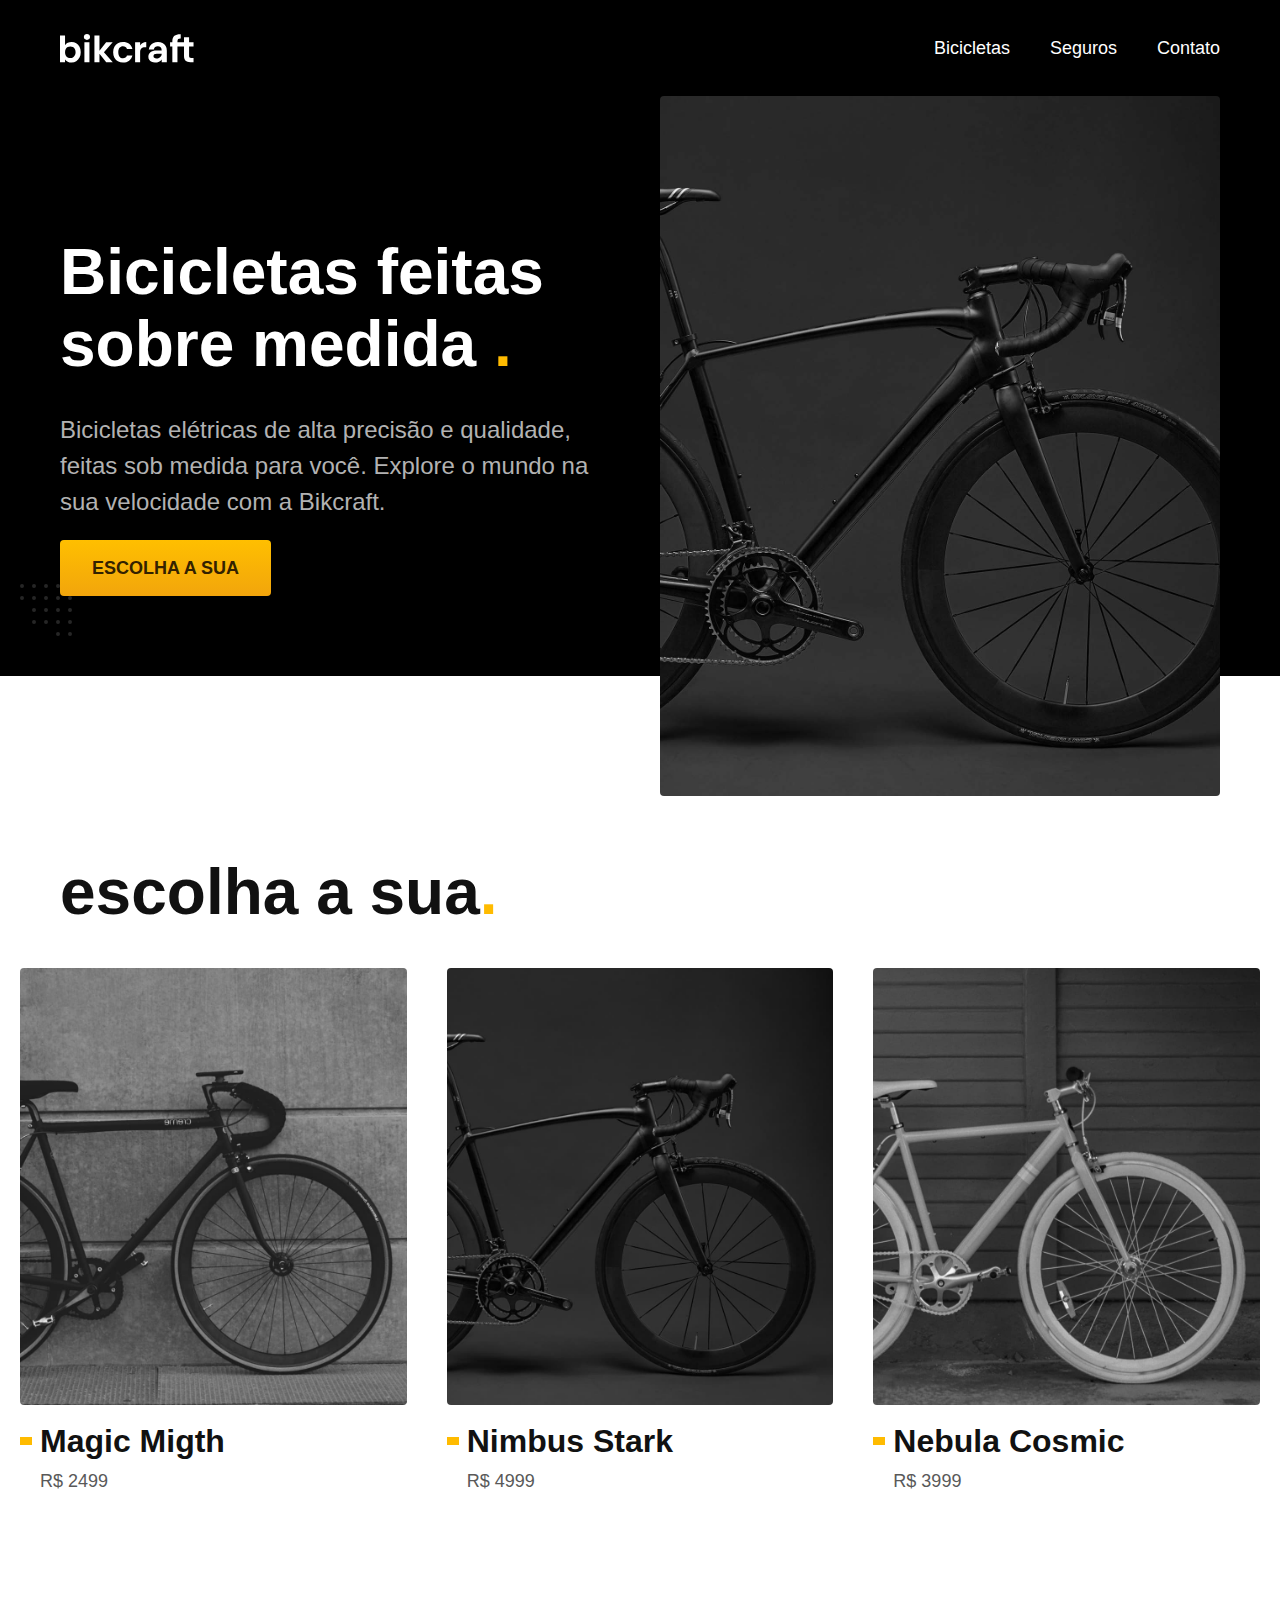
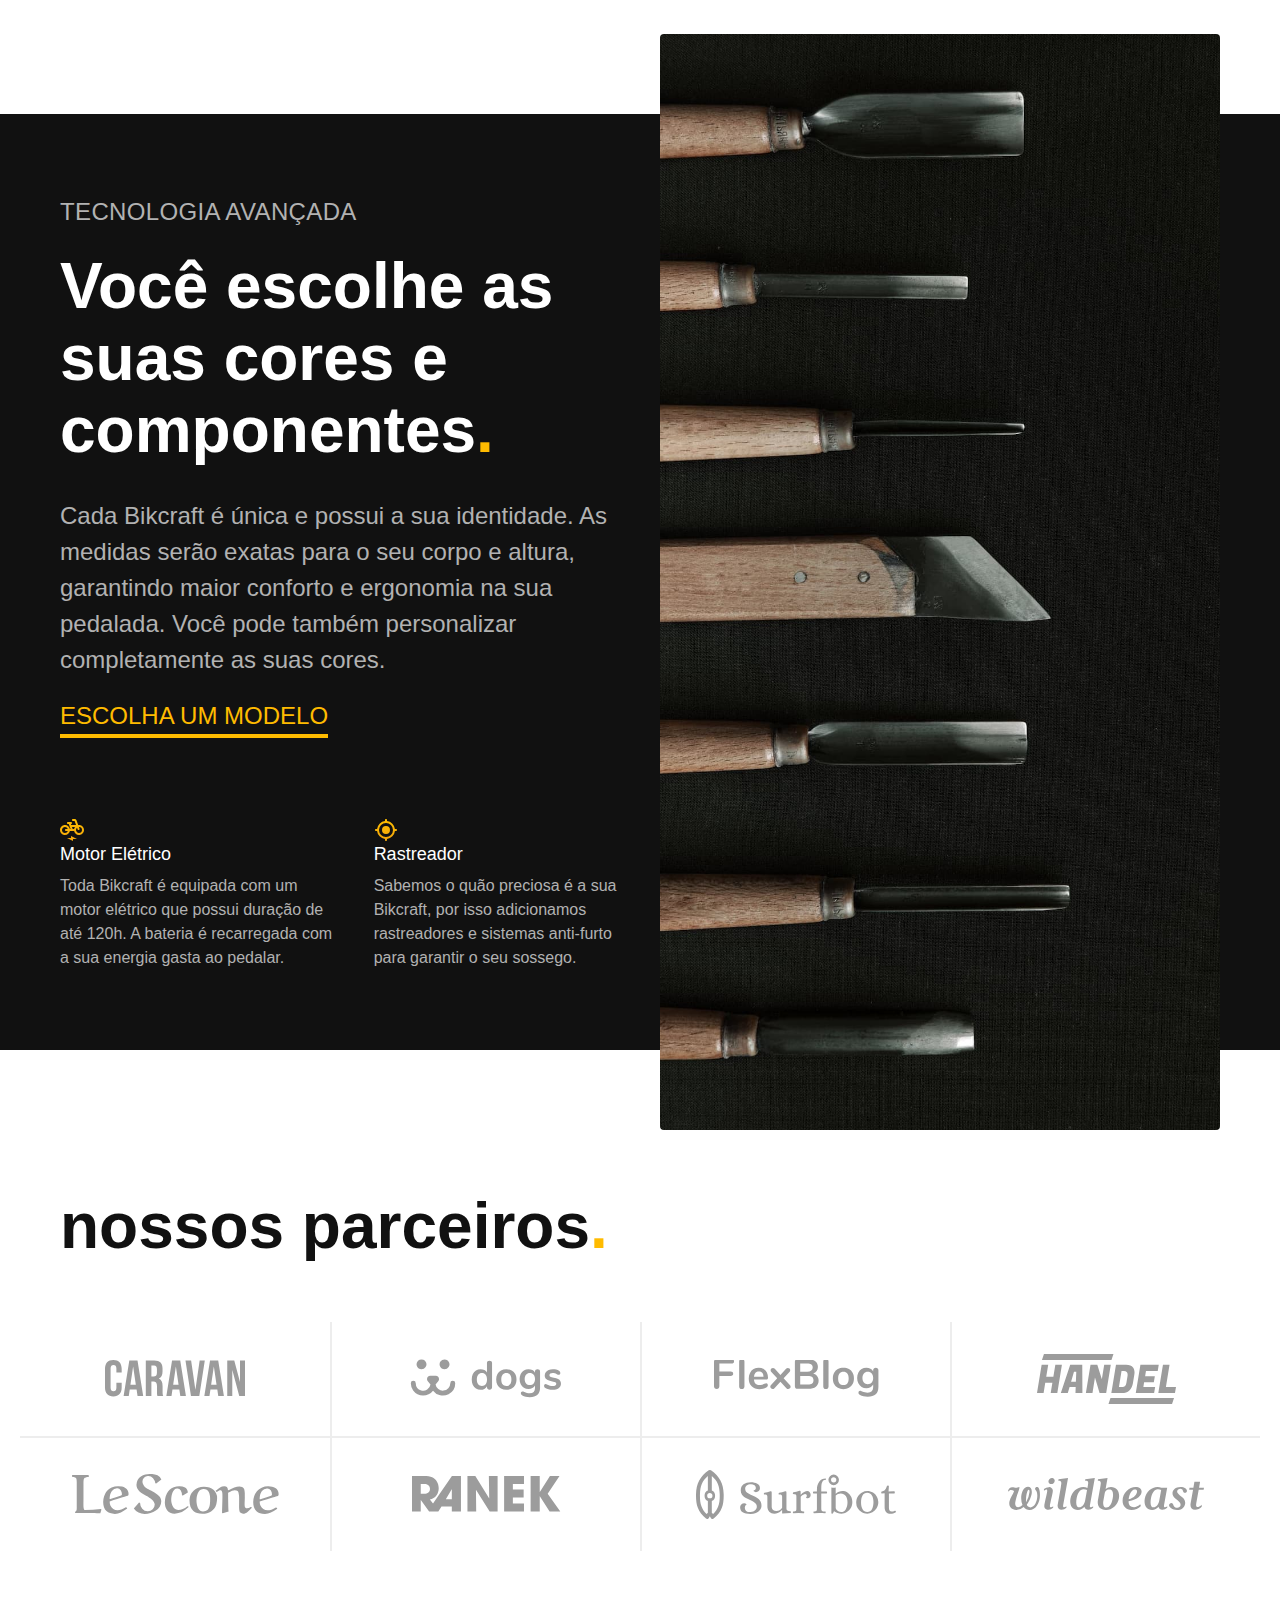
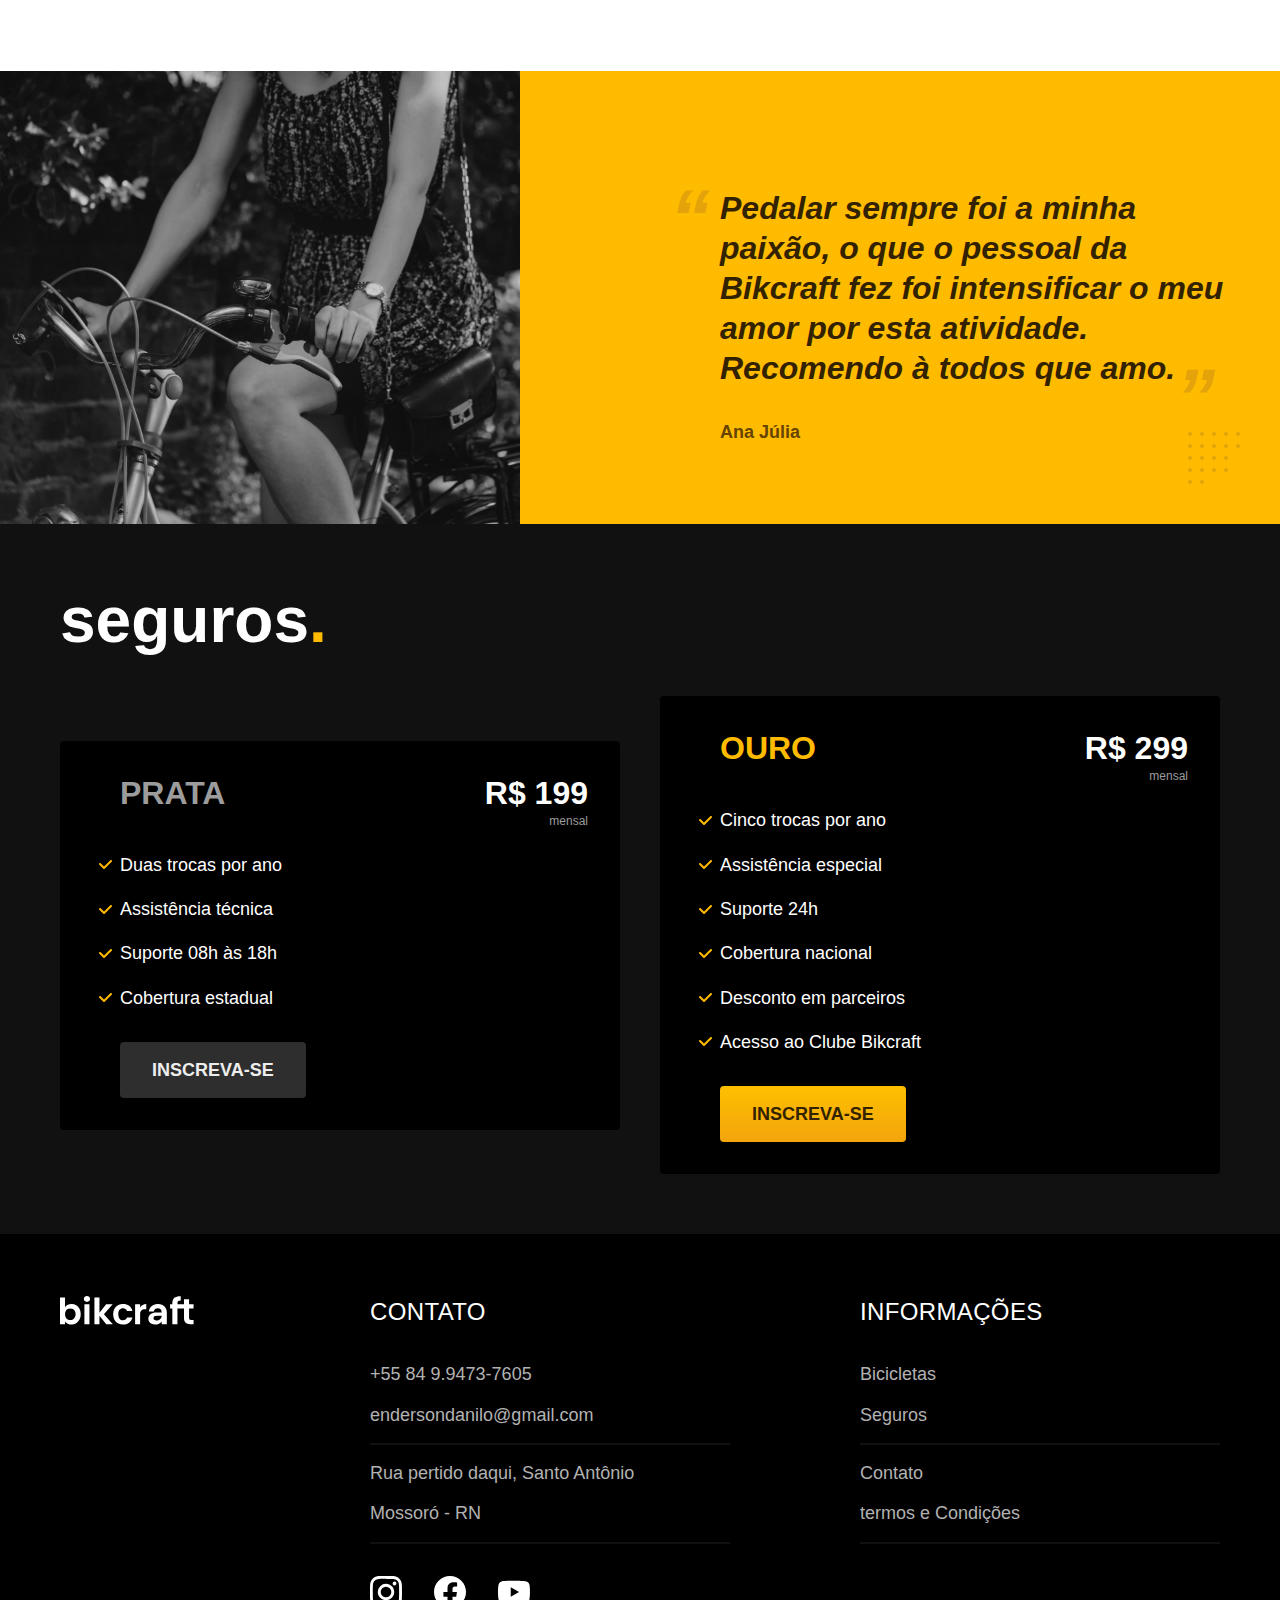
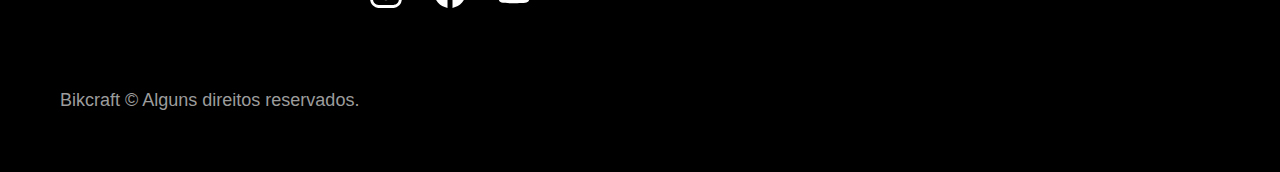
<file: index.html>
<!DOCTYPE html>

<html lang="pt-br">

<head>
  <title>Bikcraft - Bicicletas Elétricas</title>

  <meta charset="UTF-8">
  <meta name="viewport" content="width=device-width, initial-scale=1.0">
  <meta name="description" content="Bicicletas elétricas de alta precisão e qualidade.Feita sobre medida para o cliente. Explore o mundo na sua velocidade com Bikcraft.">

  <link rel="preload" href="/style.css" as="style">
  <link rel="stylesheet" href="/style.css">

  <!--<link rel="preconnect" href="https://fonts.googleapis.com">
<link rel="preconnect" href="https://fonts.gstatic.com" crossorigin>
<link href="https://fonts.googleapis.com/css2?family=Fira+Sans&family=Merriweather:ital,wght@1,900&family=Poppins:wght@400;600&family=Roboto:wght@400;500&display=swap" rel="stylesheet">-->
</head>

<body>
  <header class="header-bg">
    <div class="header container">
      <a href="./">
        <img src="./img/bikcraft.svg" width="136" height="32" alt="Bikcraft">
      </a>
      <nav aria-label="primaria">
        <ul class="header-menu font-1-m cor-0">
          <li><a href="./bicicletas.html">Bicicletas</a></li>
          <li><a href="./seguros.html">Seguros</a></li>
          <li><a href="./contato.html">Contato</a></li>
        </ul>
      </nav>
    </div>
  </header>

  <main class="introducao-bg">
    <div class="introducao container">
      <div class="introducao-conteudo">
        <h1 class="font-1-xxl cor-0">Bicicletas feitas sobre medida <span class="cor-p1">.</span></h1>
        <p class="font-2-l cor-5">Bicicletas elétricas de alta precisão e qualidade, feitas sob medida para você. Explore o mundo na sua velocidade com a Bikcraft.</p>
        <a class="botao" href="./bicicletas.html">Escolha a sua</a>
      </div>
      <picture>
        <source media="(max-width: 800px)" srcset="./img/bicicletas/nimbus.jpg">
        <img src="./img/fotos/introducao.jpg" width="1280" height="1600" alt="Bicicleta elétrica preta.">
      </picture>
    </div>
  </main>

  <article class="bicicletas-lista">
    <h2 class="container font-1-xxl">escolha a sua<span class="cor-p1">.</span></h2>

    <ul>
      <li>
        <a href="./bicicletas/magic.html">
          <img src="./img/bicicletas/magic-home.jpg" alt="Bicicleta preta" width="920" height="1040">
          <h3 class="font-1-xl">Magic Migth</h3>
          <span class="font-2-m cor-8">R$ 2499</span>
        </a>
      </li>
      <li>
        <a href="./bicicletas/nimbus.html">
          <img src="./img/bicicletas/nimbus-home.jpg" alt="Bicicleta preta" width="920" height="1040">
          <h3 class="font-1-xl">Nimbus Stark</h3>
          <span class="font-2-m cor-8">R$ 4999</span>
        </a>
      </li>
      <li>
        <a href="./bicicletas/nebula.html">
          <img src="./img/bicicletas/nebula-home.jpg" alt="Bicicleta preta" width="920" height="1040">
          <h3 class="font-1-xl">Nebula Cosmic</h3>
          <span class="font-2-m cor-8">R$ 3999</span>
        </a>
      </li>
    </ul>
  </article>

  <article class="tecnologia-bg">
    <div class="tecnologia container">
      <div class="tecnologia-conteudo">
        <span class="font-2-l-b cor-5">Tecnologia Avançada</span>
        <h2 class="font-1-xxl cor-0">Você escolhe as suas cores e componentes<span class="cor-p1">.</span></h2>
        <p class="font-2-l cor-5">Cada Bikcraft é única e possui a sua identidade. As medidas serão exatas para o seu corpo e altura, garantindo maior conforto e ergonomia na sua pedalada. Você pode também personalizar completamente as suas cores.</p>
        <a class="link" href="./bicicletas.html">Escolha um modelo</a>
        <div class="tecnologia-vantagens">
          <div>
            <img src="./img/icones/eletrica.svg" width="24" height="24" alt="">
            <h3 class="font-1-m cor-0">Motor Elétrico</h3>
            <p class="font-2-s cor-5">Toda Bikcraft é equipada com um motor elétrico que possui duração de até 120h. A bateria é recarregada com a sua energia gasta ao pedalar.</p>
          </div>
          <div>
            <img src="./img/icones/rastreador.svg" width="24" height="24" alt="">
            <h3 class="font-1-m cor-0">Rastreador</h3>
            <p class="font-2-s cor-5">Sabemos o quão preciosa é a sua Bikcraft, por isso adicionamos rastreadores e sistemas anti-furto para garantir o seu sossego.</p>
          </div>
        </div>
      </div>
      <div class="tecnologia-imagem">
        <img src="./img/fotos/tecnologia.jpg" width="1200" height="1920" alt="">
      </div>
    </div>

  </article>

  <section class="parceiros" aria-label="Nossos Parceiros">
    <h2 class="container font-1-xxl">nossos parceiros<span class="cor-p1">.</span></h2>

    <ul>
      <li><img src="./img/parceiros/caravan.svg" alt="caravan" width="140" height="38"></li>
      <li><img src="./img/parceiros/dogs.svg" alt="dogs" width="152" height="39"></li>
      <li><img src="./img/parceiros/flexblog.svg" alt="flexblog" width="165" height="38"></li>
      <li><img src="./img/parceiros/handel.svg" alt="handel" width="139" height="50"></li>
      <li><img src="./img/parceiros/lescone.svg" alt="lescone" width="208" height="41"></li>
      <li><img src="./img/parceiros/ranek.svg" alt="ranek" width="149" height="36"></li>
      <li><img src="./img/parceiros/surfbot.svg" alt="surfbot" width="200" height="49"></li>
      <li><img src="./img/parceiros/wildbeast.svg" alt="wildbeast" width="196" height="34"></li>
    </ul>
  </section>

  <section class="depoimento" aria-label="depoimento">
    <div>
      <img src="./img/fotos/depoimento.jpg" alt="pessoa pedalando em uma de nossas bicicletas." width="1560" height="1360">
    </div>
    <div class="depoimento-conteudo">
      <blockquote class="font-1-xl cor-p5">
        <p>Pedalar sempre foi a minha paixão, o que o pessoal da Bikcraft fez foi intensificar o meu amor por esta atividade. Recomendo à todos que amo.</p>
      </blockquote>
      <span class="font-1-m-b cor-p4">Ana Júlia</span>
    </div>
  </section>

  <article class="seguros-bg">
    <div class="seguros container">
      <h2 class="font-1-xxl cor-0">seguros<span class="cor-p1">.</span></h2>
      <div class="seguros-item">
        <h3 class="font-1-xl cor-6">PRATA</h3>
        <span class="font-1-xl cor-0">R$ 199 <span class="font-1-xs cor-6">mensal</span></span>
        <ul class="font-2-m cor-0">
          <li>Duas trocas por ano</li>
          <li>Assistência técnica</li>
          <li>Suporte 08h às 18h</li>
          <li>Cobertura estadual</li>
        </ul>
        <a class="botao secundario" href="./orcamento.html">Inscreva-se</a>
      </div>

      <div class="seguros-item">
        <h3 class="font-1-xl cor-p1">OURO</h3>
        <span class="font-1-xl cor-0">R$ 299 <span class="font-1-xs cor-6">mensal</span></span>
        <ul class="font-2-m cor-0">
          <li>Cinco trocas por ano</li>
          <li>Assistência especial</li>
          <li>Suporte 24h</li>
          <li>Cobertura nacional</li>
          <li>Desconto em parceiros</li>
          <li>Acesso ao Clube Bikcraft</li>
        </ul>
        <a class="botao" href="./orcamento.html">Inscreva-se</a>
      </div>
    </div>
  </article>

  <footer class="footer-bg">
    <div class="footer container">
      <img src="./img/bikcraft.svg" width="136" height="32" alt="Bikcraft">
      <div class="footer-contato">
        <h3 class="font-2-l-b cor-0">Contato</h3>
        <ul class="font-2-m cor-5">
          <li><a href="tel:+5584994737605">+55 84 9.9473-7605</a></li>
          <li><a href="mailto:endersondanilo@gmail.com">endersondanilo@gmail.com</a></li>
          <li>Rua pertido daqui, Santo Antônio</li>
          <li>Mossoró - RN</li>
        </ul>
        <div class="footer-redes">
          <a href="./">
            <img src="./img/redes/instagram.svg" width="32" height="32" alt="Instagram">
          </a>
          <a href="./">
            <img src="./img/redes/facebook.svg" width="32" height="32" alt="Facebook">
          </a>
          <a href="./">
            <img src="./img/redes/youtube.svg" width="32" height="32" alt="YouTube">
          </a>
        </div>
      </div>
      <div class="footer-informacoes">
        <h3 class="font-2-l-b cor-0">Informações</h3>
        <nav>
          <ul class="font-1-m cor-5">
            <li><a href="./bicicletas.html">Bicicletas</a></li>
            <li><a href="./seguros.html">Seguros</a></li>
            <li><a href="./contato.html">Contato</a></li>
            <li><a href="./termos.html">termos e Condições</a></li>
            </a></li>
          </ul>
        </nav>
      </div>
      <p class="footer-copy font-2-m cor-6">Bikcraft © Alguns direitos reservados.</p>
    </div>
  </footer>

  <script src="./js/script.js"></script>
</body>

</html>
</file>
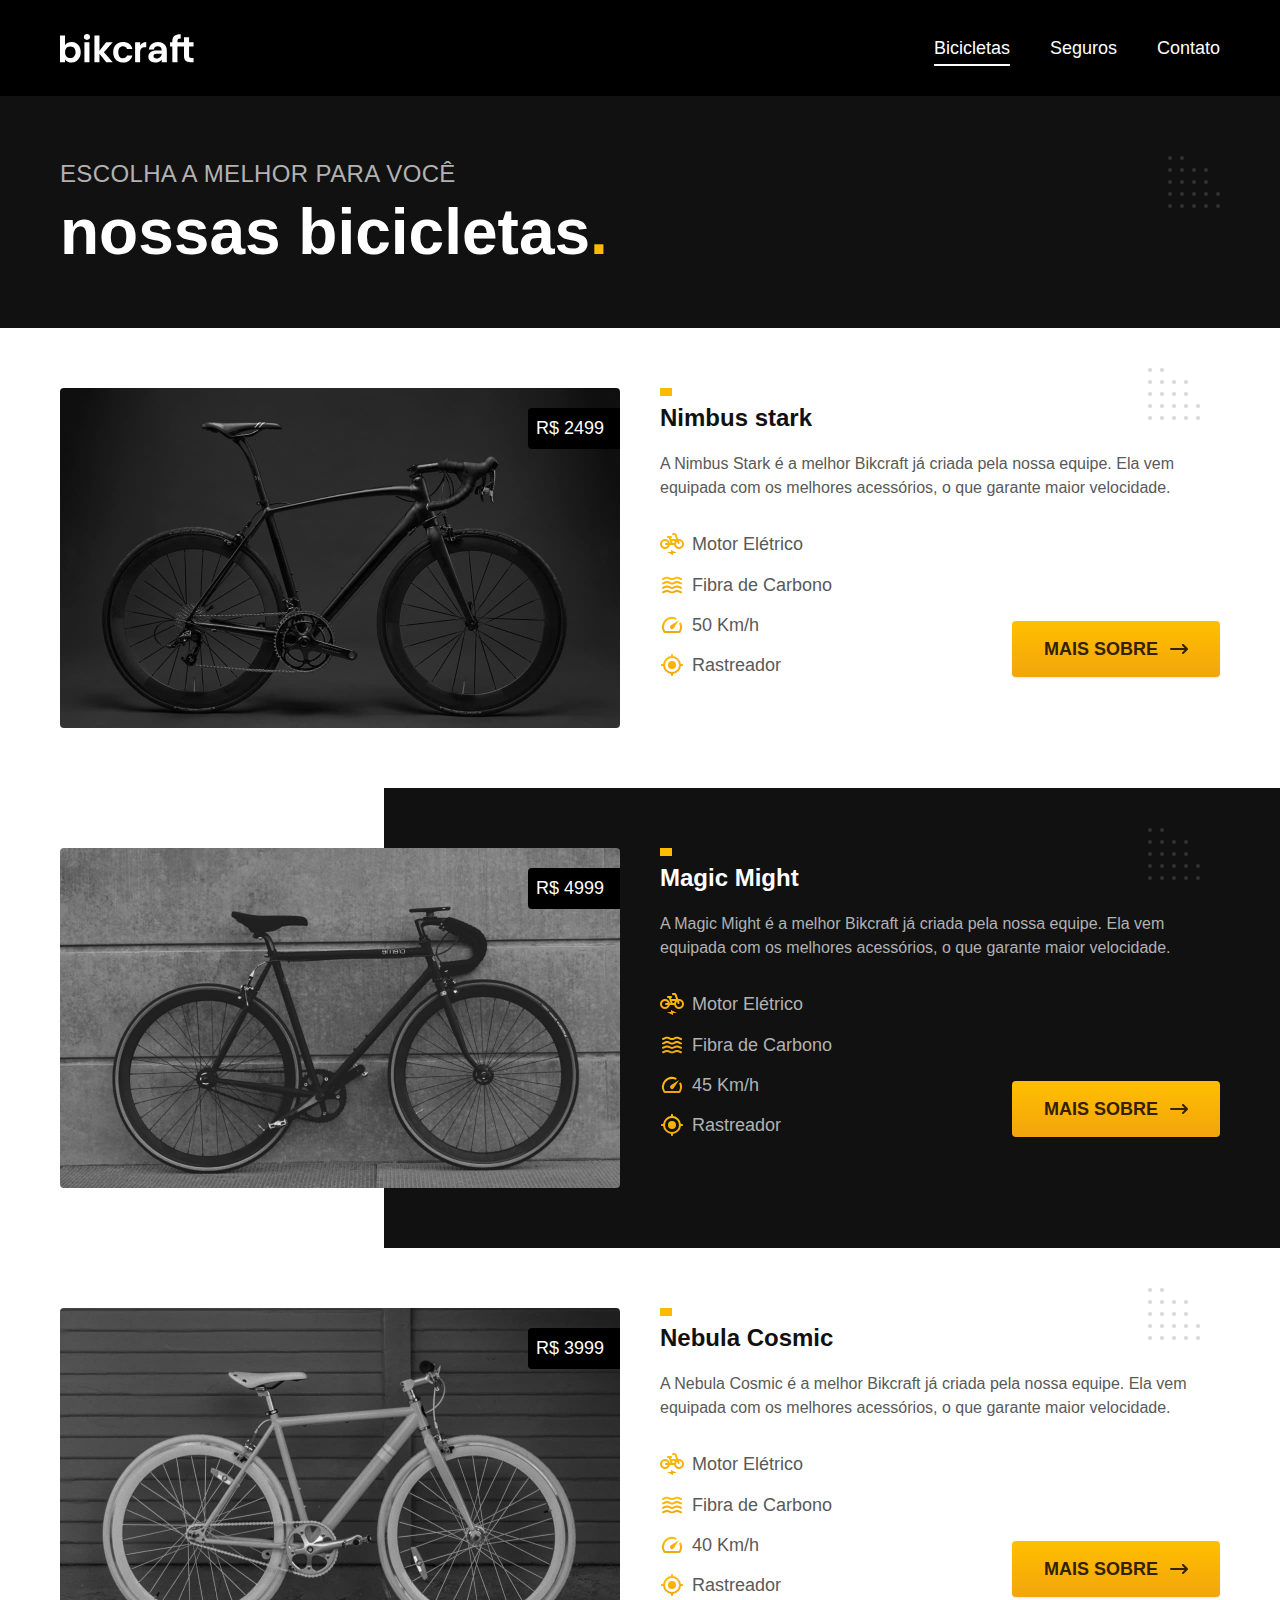
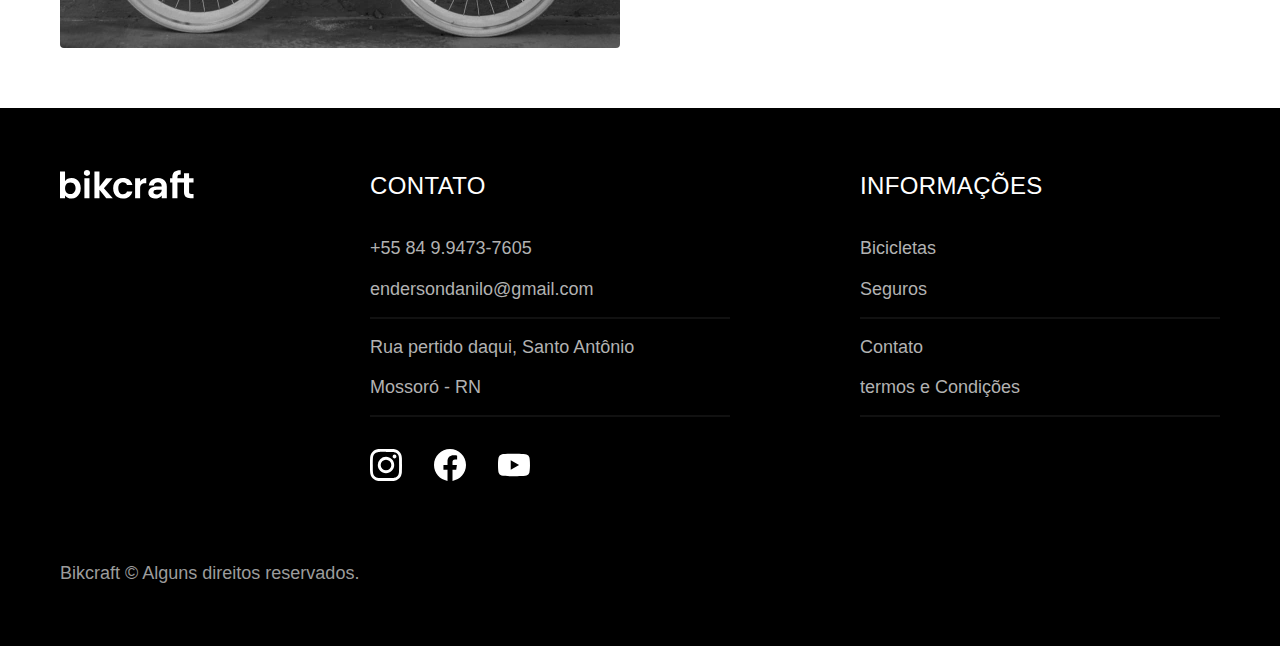
<file: bicicletas.html>
<!DOCTYPE html>

<html lang="pt-br">

<head>
  <title>Bicicletas | Bikcraft</title>

  <meta charset="UTF-8">
  <meta name="viewport" content="width=device-width, initial-scale=1.0">
  <meta name="description" content="Bicicletas">

  <link rel="preload" href="/style.css" as="style">
  <link rel="stylesheet" href="/style.css">

  <!--<link rel="preconnect" href="https://fonts.googleapis.com">
<link rel="preconnect" href="https://fonts.gstatic.com" crossorigin>
<link href="https://fonts.googleapis.com/css2?family=Fira+Sans&family=Merriweather:ital,wght@1,900&family=Poppins:wght@400;600&family=Roboto:wght@400;500&display=swap" rel="stylesheet">-->
</head>

<body id="bicicletas">
  <header class="header-bg">
    <div class="header container">
      <a href="./">
        <img src="./img/bikcraft.svg" alt="Bikcraft">
      </a>
      <nav aria-label="primaria">
        <ul class="header-menu font-1-m cor-0">
          <li><a href="./bicicletas.html">Bicicletas</a></li>
          <li><a href="./seguros.html">Seguros</a></li>
          <li><a href="./contato.html">Contato</a></li>
        </ul>
      </nav>
    </div>
  </header>

  <main>
    <div class="titulo-bg">
      <div class="titulo container">
        <p class="font-2-l-b cor-5">escolha a melhor para você</p>
        <h1 class="font-1-xxl cor-0">nossas bicicletas<span class="cor-p1">.</span></h1>
      </div>
    </div>

    <div class="bicicletas container">
      <div class="bicicletas-imagem">
        <img src="./img/bicicletas/nimbus.jpg" alt="Bicicleta preta">
        <span class="font-2-m cor-0">R$ 2499</span>
      </div>
      <div class="bicicletas-conteudo">
        <h2 class="font-1x-l">Nimbus stark</h2>
        <p class="font-2-s cor-8">A Nimbus Stark é a melhor Bikcraft já criada pela nossa equipe. Ela vem equipada com os melhores acessórios, o que garante maior velocidade.</p>
        <ul class="font-1-m cor-8">
          <li>
            <img src="./img/icones/eletrica.svg" alt="">
            Motor Elétrico
          </li>
          <li>
            <img src="./img/icones/carbono.svg" alt="">
            Fibra de Carbono
          </li>
          <li>
            <img src="./img/icones/velocidade.svg" alt="">
            50 Km/h
          </li>
          <li>
            <img src="./img/icones/rastreador.svg" alt="">
            Rastreador
          </li>
        </ul>
        <a class="botao seta" href="./bicicletas/nimbus.html">Mais Sobre</a>
      </div>
    </div>

    <div class="bicicletas-bg">
      <div class="bicicletas container">
        <div class="bicicletas-imagem">
          <img src="./img/bicicletas/magic.jpg" alt="Bicicleta Magic">
          <span class="font-2-m cor-0">R$ 4999</span>
        </div>
        <div class="bicicletas-conteudo">
          <h2 class="font-1x-l cor-0">Magic Might</h2>
          <p class="font-2-s cor-5">A Magic Might é a melhor Bikcraft já criada pela nossa equipe. Ela vem equipada com os melhores acessórios, o que garante maior velocidade.</p>
          <ul class="font-1-m cor-5">
            <li>
              <img src="./img/icones/eletrica.svg" alt="">
              Motor Elétrico
            </li>
            <li>
              <img src="./img/icones/carbono.svg" alt="">
              Fibra de Carbono
            </li>
            <li>
              <img src="./img/icones/velocidade.svg" alt="">
              45 Km/h
            </li>
            <li>
              <img src="./img/icones/rastreador.svg" alt="">
              Rastreador
            </li>
          </ul>
          <a class="botao seta" href="./bicicletas/magic.html">Mais Sobre</a>
        </div>
      </div>
    </div>

    <div class="bicicletas container">
      <div class="bicicletas-imagem">
        <img src="./img/bicicletas/nebula.jpg" alt="Bicicleta Nebula">
        <span class="font-2-m cor-0">R$ 3999</span>
      </div>
      <div class="bicicletas-conteudo">
        <h2 class="font-1x-l">Nebula Cosmic</h2>
        <p class="font-2-s cor-8">A Nebula Cosmic é a melhor Bikcraft já criada pela nossa equipe. Ela vem equipada com os melhores acessórios, o que garante maior velocidade.</p>
        <ul class="font-1-m cor-8">
          <li>
            <img src="./img/icones/eletrica.svg" alt="">
            Motor Elétrico
          </li>
          <li>
            <img src="./img/icones/carbono.svg" alt="">
            Fibra de Carbono
          </li>
          <li>
            <img src="./img/icones/velocidade.svg" alt="">
            40 Km/h
          </li>
          <li>
            <img src="./img/icones/rastreador.svg" alt="">
            Rastreador
          </li>
        </ul>
        <a class="botao seta" href="./bicicletas/nebula.html">Mais Sobre</a>
      </div>
    </div>

  </main>

  <footer class="footer-bg">
    <div class="footer container">
      <img src="./img/bikcraft.svg" alt="Bikcraft">
      <div class="footer-contato">
        <h3 class="font-2-l-b cor-0">Contato</h3>
        <ul class="font-2-m cor-5">
          <li><a href="tel:+5584994737605">+55 84 9.9473-7605</a></li>
          <li><a href="mailto:endersondanilo@gmail.com">endersondanilo@gmail.com</a></li>
          <li>Rua pertido daqui, Santo Antônio</li>
          <li>Mossoró - RN</li>
        </ul>
        <div class="footer-redes">
          <a href="./">
            <img src="./img/redes/instagram.svg" alt="Instagram">
          </a>
          <a href="./">
            <img src="./img/redes/facebook.svg" alt="Facebook">
          </a>
          <a href="./">
            <img src="./img/redes/youtube.svg" alt="YouTube">
          </a>
        </div>
      </div>
      <div class="footer-informacoes">
        <h3 class="font-2-l-b cor-0">Informações</h3>
        <nav>
          <ul class="font-1-m cor-5">
            <li><a href="./bicicletas.html">Bicicletas</a></li>
            <li><a href="./seguros.html">Seguros</a></li>
            <li><a href="./contato.html">Contato</a></li>
            <li><a href="./termos.html">termos e Condições</a></li>
            </a></li>
          </ul>
        </nav>
      </div>
      <p class="footer-copy font-2-m cor-6">Bikcraft © Alguns direitos reservados.</p>
    </div>
  </footer>
  <script src="./js/script.js"></script>
</body>

</html>
</file>
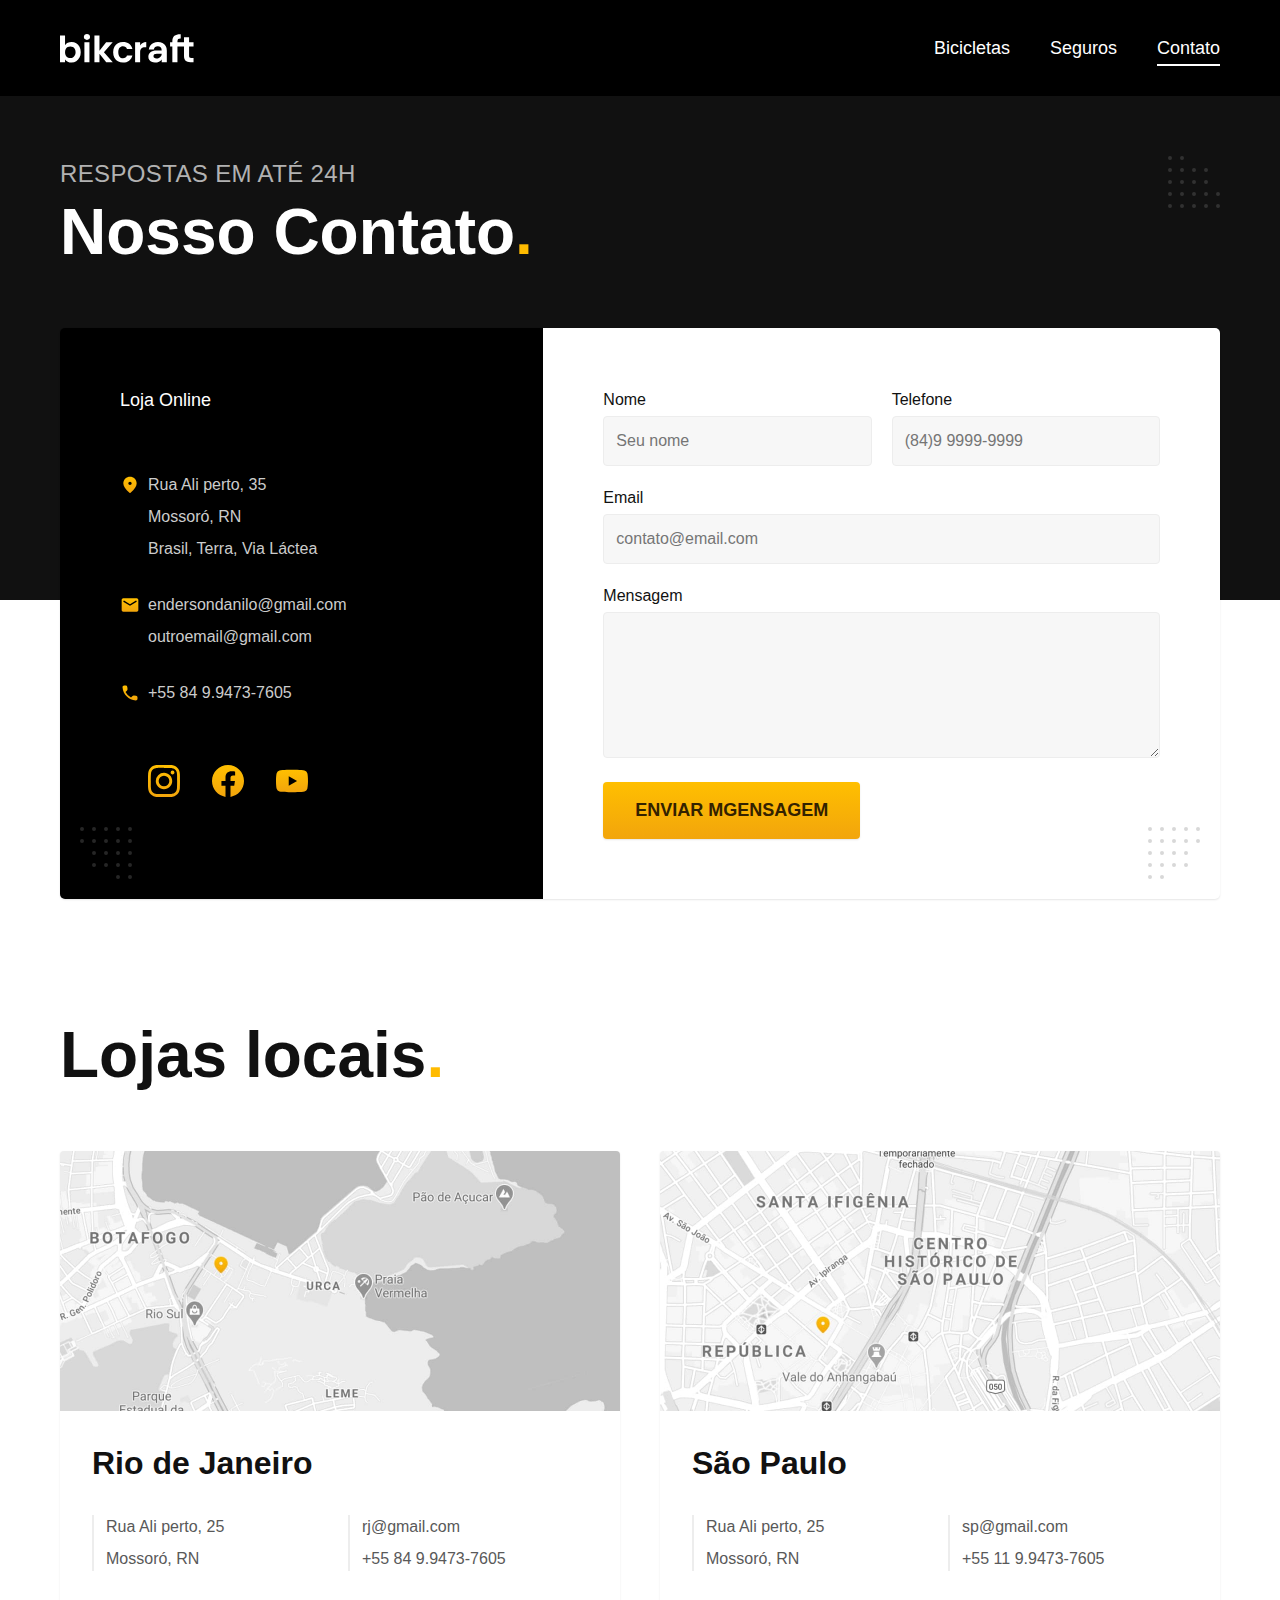
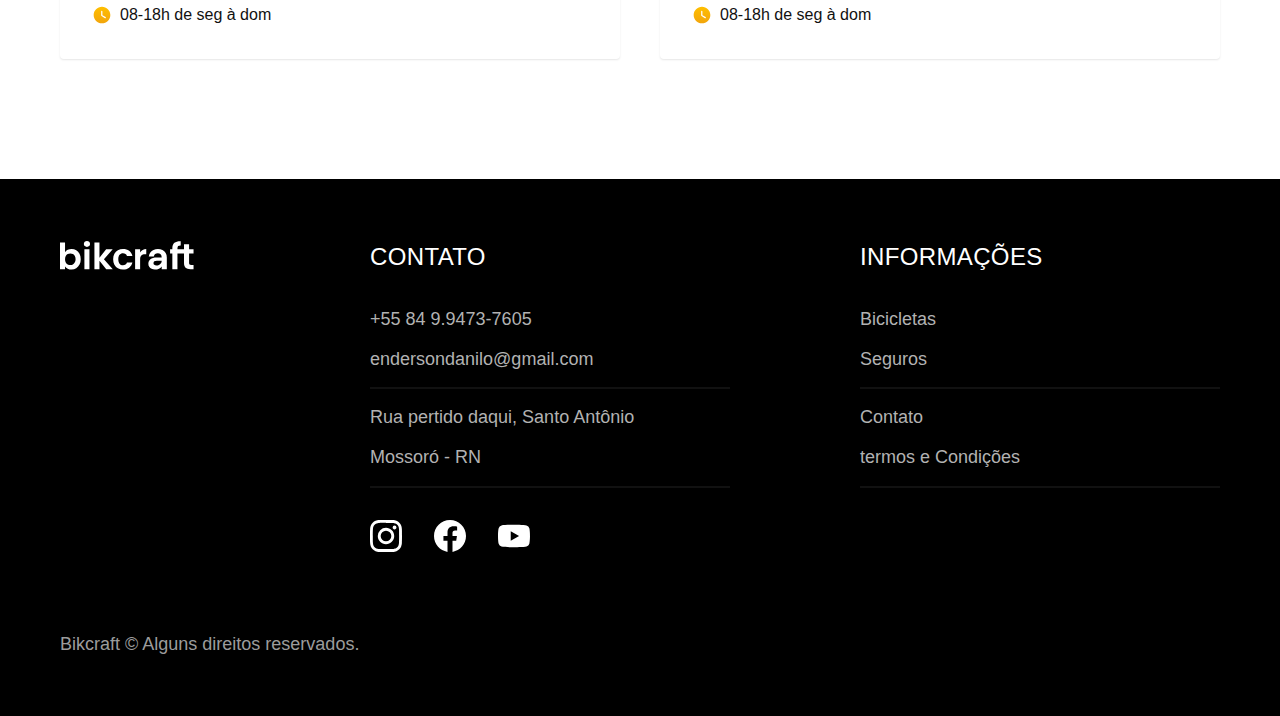
<file: contato.html>
<!DOCTYPE html>

<html lang="pt-br">

<head>
  <title>Contato | Bikcraft</title>

  <meta charset="UTF-8">
  <meta name="viewport" content="width=device-width, initial-scale=1.0">
  <meta name="description" content="Termos e condições.">

  <link rel="preload" href="/style.css" as="style">
  <link rel="stylesheet" href="/style.css">

  <!--<link rel="preconnect" href="https://fonts.googleapis.com">
<link rel="preconnect" href="https://fonts.gstatic.com" crossorigin>
<link href="https://fonts.googleapis.com/css2?family=Fira+Sans&family=Merriweather:ital,wght@1,900&family=Poppins:wght@400;600&family=Roboto:wght@400;500&display=swap" rel="stylesheet">-->
</head>

<body id="contato">
  <header class="header-bg">
    <div class="header container">
      <a href="./">
        <img src="./img/bikcraft.svg" alt="Bikcraft">
      </a>
      <nav aria-label="primaria">
        <ul class="header-menu font-1-m cor-0">
          <li><a href="./bicicletas.html">Bicicletas</a></li>
          <li><a href="./seguros.html">Seguros</a></li>
          <li><a href="./contato.html">Contato</a></li>
        </ul>
      </nav>
    </div>
  </header>

  <main>
    <div class="titulo-bg">
      <div class="titulo container">
        <p class="font-2-l-b cor-5">Respostas em até 24h</p>
        <h1 class="font-1-xxl cor-0">Nosso Contato<span class="cor-p1">.</span></h1>
      </div>
    </div>

    <div class="contato container">
      <section class="contato-dados" aria-label="Endereço">
        <h2 class="font-1-m cor-0">Loja Online</h2>
        <div class="contato-endereco font-2-s cor-4">
          <p>Rua Ali perto, 35</p>
          <p>Mossoró, RN</p>
          <p>Brasil, Terra, Via Láctea</p>
        </div>
        <address class="contato-meios font-2-s cor-4">
          <a href="mailto:endersondanilo@gmail.com">endersondanilo@gmail.com</a>
          <a href="mailto:outroemail@gmail.com">outroemail@gmail.com</a>
          <a href="tel:+5584994737605">+55 84 9.9473-7605</a>
        </address>
        <div class="contato-redes">
          <a href="./">
            <img src="./img/redes/instagram-p.svg" alt="Instagram">
          </a>
          <a href="./">
            <img src="./img/redes/facebook-p.svg" alt="Facebook">
          </a>
          <a href="./">
            <img src="./img/redes/youtube-p.svg" alt="YouTube">
          </a>
        </div>
      </section>

      <section class="contato-formulario" aria-label="Formulário">
        <form class="form" action="./contato.html">
          <div>
            <label for="nome">Nome</label>
            <input type="text" id="nome" name="nome" placeholder="Seu nome">
          </div>
          <div>
            <label for="telefone">Telefone</label>
            <input type="text" id="telefone" name="telefone" placeholder="(84)9 9999-9999">
          </div>
          <div class="col-2">
            <label for="email">Email</label>
            <input type="email" id="email" name="email" placeholder="contato@email.com">
          </div>
          <div class="col-2">
            <label for="mensagem">Mensagem</label>
            <textarea rows="5" id="mensagem" name="mensagem" placeholder="O que você precisa?">
            </textarea>
            <button class="botao col-2">Enviar Mgensagem</button>
          </div>
        </form>
      </section>
    </div>
  </main>

  <article class="lojas container">
    <h2 class="font-1-xxl">Lojas locais<span class="cor-p1">.</span></h2>
    <div class="lojas-item">
      <img src="./img/lojas/rj.jpg" alt="mapa marcando o endereço em rua ali perto, 25 -Mossoró, RN">
      <div class="lojas-conteudo">
        <h3 class="font-1-xl">Rio de Janeiro</h3>
        <div class="lojas-dados font-2-s cor-8">
          <p>Rua Ali perto, 25</p>
          <p>Mossoró, RN</p>
        </div>
        <div class="lojas-dados font-2-s cor-8">
          <a href="mailto:rj@gmail.com">rj@gmail.com</a>
          <a href="tel:+5584994737605">+55 84 9.9473-7605</a>
        </div>
        <p class="lojas-tempo font-1-s"><img src="./img/icones/horario.svg" alt=""> 08-18h de seg à dom</p>
      </div>
    </div>
    <div class="lojas-item">
      <img src="./img/lojas/sp.jpg" alt="mapa marcando o endereço em rua ali perto, 25 -Mossoró, RN">
      <div class="lojas-conteudo">
        <h3 class="font-1-xl">São Paulo</h3>
        <div class="lojas-dados font-2-s cor-8">
          <p>Rua Ali perto, 25</p>
          <p>Mossoró, RN</p>
        </div>
        <div class="lojas-dados font-2-s cor-8">
          <a href="mailto:sp@gmail.com">sp@gmail.com</a>
          <a href="tel:+5511994737605">+55 11 9.9473-7605</a>
        </div>
        <p class="lojas-tempo font-1-s"><img src="./img/icones/horario.svg" alt=""> 08-18h de seg à dom</p>
      </div>
    </div>
  </article>

  <footer class="footer-bg">
    <div class="footer container">
      <img src="./img/bikcraft.svg" alt="Bikcraft">
      <div class="footer-contato">
        <h3 class="font-2-l-b cor-0">Contato</h3>
        <ul class="font-2-m cor-5">
          <li><a href="tel:+5584994737605">+55 84 9.9473-7605</a></li>
          <li><a href="mailto:endersondanilo@gmail.com">endersondanilo@gmail.com</a></li>
          <li>Rua pertido daqui, Santo Antônio</li>
          <li>Mossoró - RN</li>
        </ul>
        <div class="footer-redes">
          <a href="./">
            <img src="./img/redes/instagram.svg" alt="Instagram">
          </a>
          <a href="./">
            <img src="./img/redes/facebook.svg" alt="Facebook">
          </a>
          <a href="./">
            <img src="./img/redes/youtube.svg" alt="YouTube">
          </a>
        </div>
      </div>
      <div class="footer-informacoes">
        <h3 class="font-2-l-b cor-0">Informações</h3>
        <nav>
          <ul class="font-1-m cor-5">
            <li><a href="./bicicletas.html">Bicicletas</a></li>
            <li><a href="./seguros.html">Seguros</a></li>
            <li><a href="./contato.html">Contato</a></li>
            <li><a href="./termos.html">termos e Condições</a></li>
            </a></li>
          </ul>
        </nav>
      </div>
      <p class="footer-copy font-2-m cor-6">Bikcraft © Alguns direitos reservados.</p>
    </div>
  </footer>
  <script src="./js/script.js"></script>
</body>

</html>
</file>
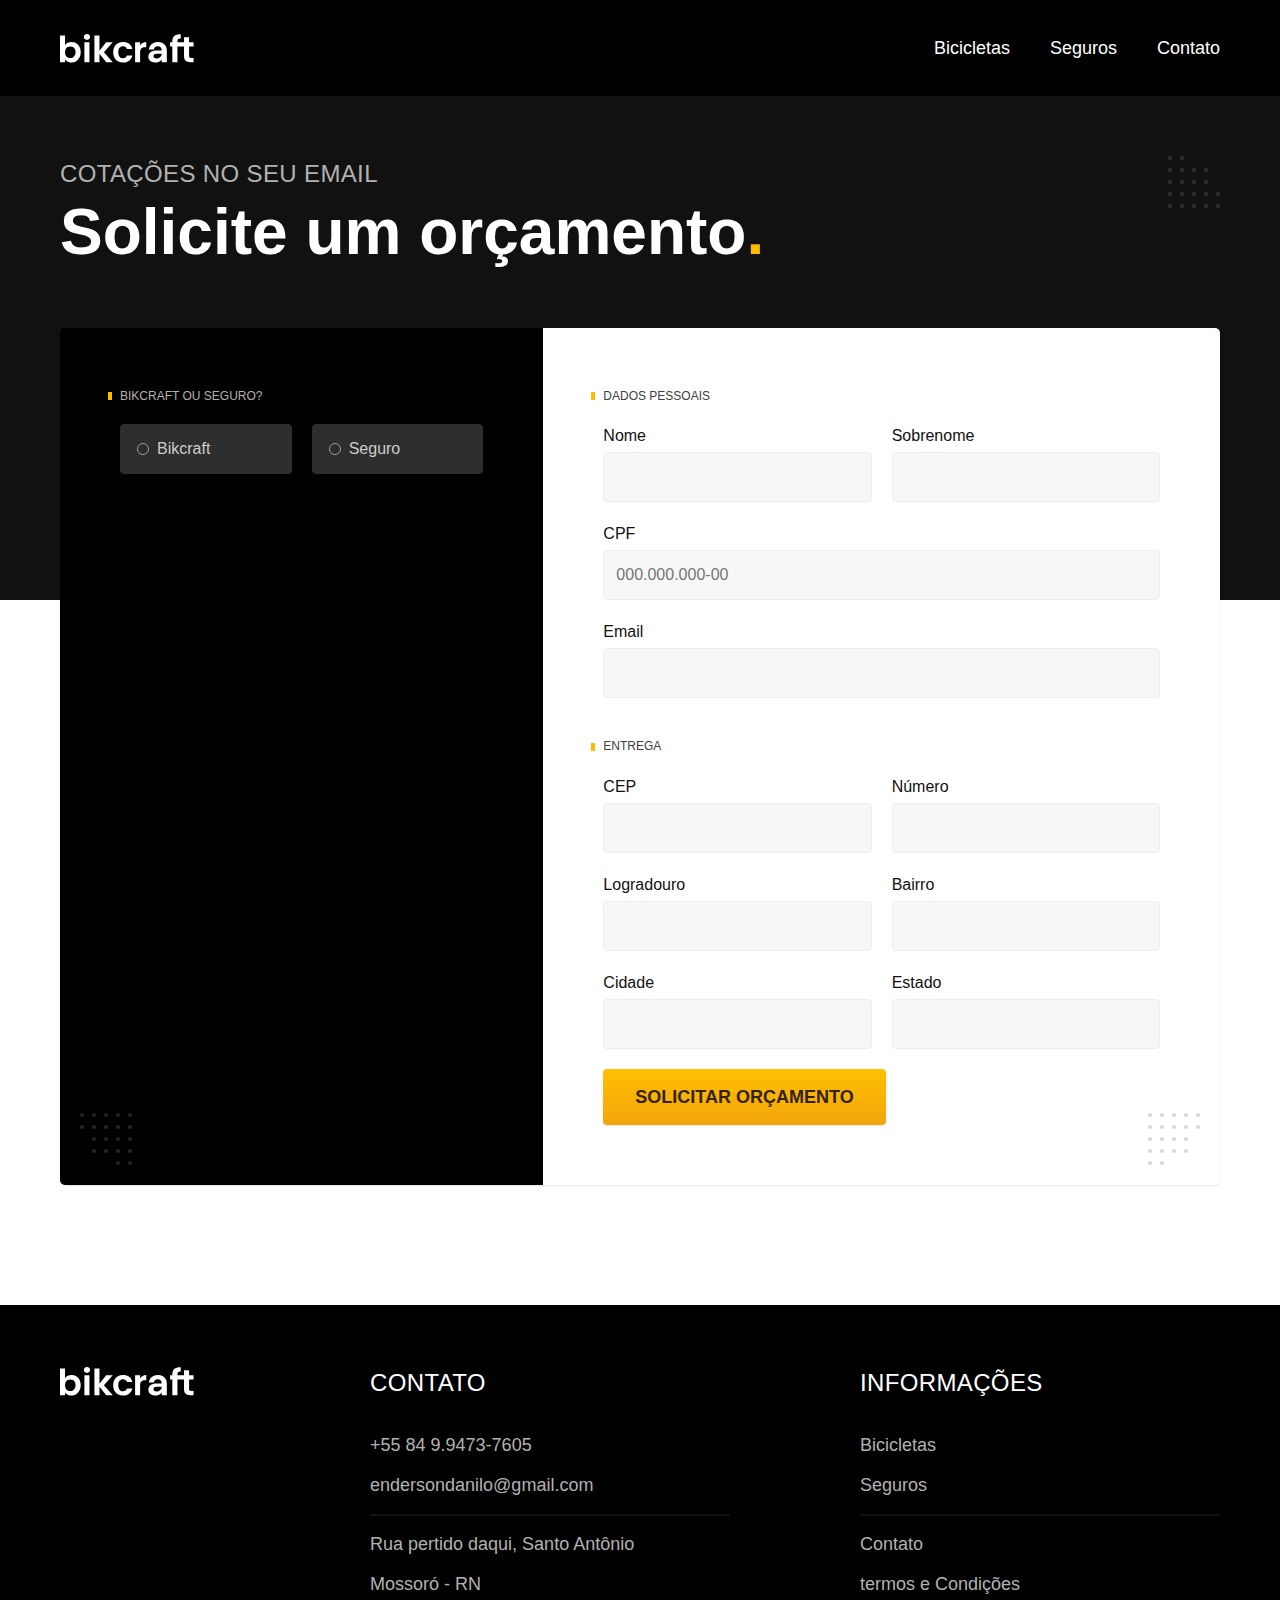
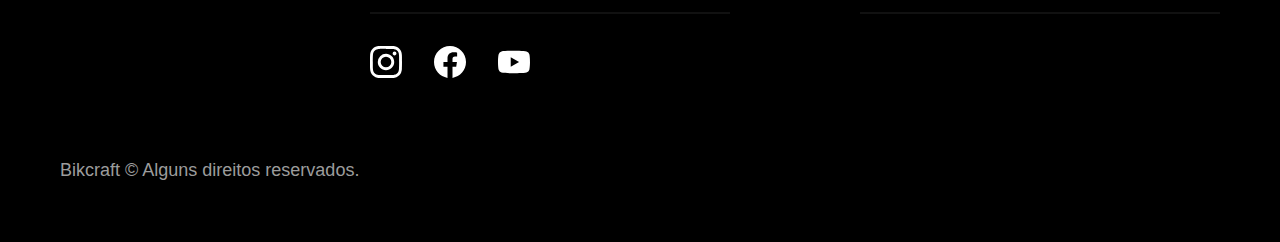
<file: orcamento.html>
<!DOCTYPE html>

<html lang="pt-br">

<head>
  <title>Orçamento | Bikcraft</title>

  <meta charset="UTF-8">
  <meta name="viewport" content="width=device-width, initial-scale=1.0">
  <meta name="description" content="Termos e condições.">

  <link rel="preload" href="/style.css" as="style">
  <link rel="stylesheet" href="/style.css">

  <!--<link rel="preconnect" href="https://fonts.googleapis.com">
<link rel="preconnect" href="https://fonts.gstatic.com" crossorigin>
<link href="https://fonts.googleapis.com/css2?family=Fira+Sans&family=Merriweather:ital,wght@1,900&family=Poppins:wght@400;600&family=Roboto:wght@400;500&display=swap" rel="stylesheet">-->
</head>

<body id="orcamento">
  <header class="header-bg">
    <div class="header container">
      <a href="./">
        <img src="./img/bikcraft.svg" alt="Bikcraft">
      </a>
      <nav aria-label="primaria">
        <ul class="header-menu font-1-m cor-0">
          <li><a href="./bicicletas.html">Bicicletas</a></li>
          <li><a href="./seguros.html">Seguros</a></li>
          <li><a href="./contato.html">Contato</a></li>
        </ul>
      </nav>
    </div>
  </header>

  <main>
    <div class="titulo-bg">
      <div class="titulo container">
        <p class="font-2-l-b cor-5">Cotações no seu email</p>
        <h1 class="font-1-xxl cor-0">Solicite um orçamento<span class="cor-p1">.</span></h1>
      </div>
    </div>

    <form class="orcamento container" action="./">
      <div class="orcamento-produto">
        <h2 class="font-1-xs cor-5">Bikcraft ou seguro?</h2>

        <input type="radio" name="tipo" value="bikcraft" id="bikcraft">
        <label for="bikcraft">Bikcraft</label>

        <input type="radio" name="tipo" value="seguro" id="seguro">
        <label for="seguro">Seguro</label>

        <div class="orcamento-conteudo" id="orcamento-bikcraft">
          <h2 class="font-1-xs cor-5">Escolha a sua</h2>

          <input type="radio" name="produto" value="nimbus" id="nimbus">
          <label for="nimbus">Nimbus Stark <span>R$ 4999</span></label>
          <div class="orcamento-detalhes">
            <ul class="font-1-xs cor-8">
              <li><img src="./img/icones/eletrica.svg" alt="">Motor Elétrico</li>
              <li><img src="./img/icones/carbono.svg" alt="">Fibra de Carbono</li>
              <li><img src="./img/icones/velocidade.svg" alt="">50 Km/h</li>
              <li><img src="./img/icones/rastreador.svg" alt="">Rastreador</li>
            </ul>
            <img src="./img/bicicletas/nimbus.jpg" alt="bicicleta preta">
          </div>

          <input type="radio" name="produto" value="magic" id="magic">
          <label for="magic">Magic Might <span>R$ 2499</span></label>
          <div class="orcamento-detalhes">
            <ul class="font-1-xs cor-8">
              <li><img src="./img/icones/eletrica.svg" alt="">Motor Elétrico</li>
              <li><img src="./img/icones/carbono.svg" alt="">Fibra de Carbono</li>
              <li><img src="./img/icones/velocidade.svg" alt="">45 Km/h</li>
              <li><img src="./img/icones/rastreador.svg" alt="">Rastreador</li>
            </ul>
            <img src="./img/bicicletas/magic.jpg" alt="bicicleta preta">
          </div>

          <input type="radio" name="produto" value="nebula" id="nebula">
          <label for="nebula">Nebula Cosmic <span>R$ 3999</span></label>
          <div class="orcamento-detalhes">
            <ul class="font-1-xs cor-8">
              <li><img src="./img/icones/eletrica.svg" alt="">Motor Elétrico</li>
              <li><img src="./img/icones/carbono.svg" alt="">Fibra de Carbono</li>
              <li><img src="./img/icones/velocidade.svg" alt="">40 Km/h</li>
              <li><img src="./img/icones/rastreador.svg" alt="">Rastreador</li>
            </ul>
            <img src="./img/bicicletas/nebula.jpg" alt="bicicleta branca">
          </div>

        </div>

        <div class="orcamento-conteudo" id="orcamento-seguro">
          <h2 class="font-1-xs cor-5">Escolha o plano</h2>

          <input type="radio" name="produto" value="prata" id="prata">
          <label for="prata">Prata <span>R$ 199</span></label>

          <input type="radio" name="produto" value="ouro" id="ouro">
          <label for="ouro">Ouro <span>R$ 299</span></label>
        </div>

      </div>

      <div class="orcamento-dados form">
        <h2 class="font-1-xs cor-9 col-2">Dados pessoais</h2>
        <div>
          <label for="nome">Nome</label>
          <input type="text" id="nome" name="nome">
        </div>
        <div>
          <label for="sobrenome">Sobrenome</label>
          <input type="text" id="sobrenome" name="sobrenome">
        </div>
        <div class="col-2">
          <label for="cpf">CPF</label>
          <input type="text" id="cpf" name="cpf" placeholder="000.000.000-00">
        </div>
        <div class="col-2">
          <label for="email">Email</label>
          <input type="email" id="email" name="email">
        </div>
        <h2 class="font-1-xs cor-9 col-2">entrega</h2>
        <div>
          <label for="cep">CEP</label>
          <input type="text" id="cep" name="cep">
        </div>
        <div>
          <label for="numero">Número</label>
          <input type="text" id="numero" name="numero">
        </div>
        <div>
          <label for="logradouro">Logradouro</label>
          <input type="text" id="logradouro" name="logradouro">
        </div>
        <div>
          <label for="bairro">Bairro</label>
          <input type="text" id="bairro" name="bairro">
        </div>
        <div>
          <label for="cidade">Cidade</label>
          <input type="text" id="cidade" name="cidade">
        </div>
        <div>
          <label for="estado">Estado</label>
          <input type="text" id="estado" name="estado">
        </div>
        <button class="botao col-2">Solicitar Orçamento</button>
      </div>

    </form>

  </main>

  <footer class="footer-bg">
    <div class="footer container">
      <img src="./img/bikcraft.svg" alt="Bikcraft">
      <div class="footer-contato">
        <h3 class="font-2-l-b cor-0">Contato</h3>
        <ul class="font-2-m cor-5">
          <li><a href="tel:+5584994737605">+55 84 9.9473-7605</a></li>
          <li><a href="mailto:endersondanilo@gmail.com">endersondanilo@gmail.com</a></li>
          <li>Rua pertido daqui, Santo Antônio</li>
          <li>Mossoró - RN</li>
        </ul>
        <div class="footer-redes">
          <a href="./">
            <img src="./img/redes/instagram.svg" alt="Instagram">
          </a>
          <a href="./">
            <img src="./img/redes/facebook.svg" alt="Facebook">
          </a>
          <a href="./">
            <img src="./img/redes/youtube.svg" alt="YouTube">
          </a>
        </div>
      </div>
      <div class="footer-informacoes">
        <h3 class="font-2-l-b cor-0">Informações</h3>
        <nav>
          <ul class="font-1-m cor-5">
            <li><a href="./bicicletas.html">Bicicletas</a></li>
            <li><a href="./seguros.html">Seguros</a></li>
            <li><a href="./contato.html">Contato</a></li>
            <li><a href="./termos.html">termos e Condições</a></li>
            </a></li>
          </ul>
        </nav>
      </div>
      <p class="footer-copy font-2-m cor-6">Bikcraft © Alguns direitos reservados.</p>
    </div>
  </footer>
  <script src="./js/script.js"></script>
</body>

</html>
</file>
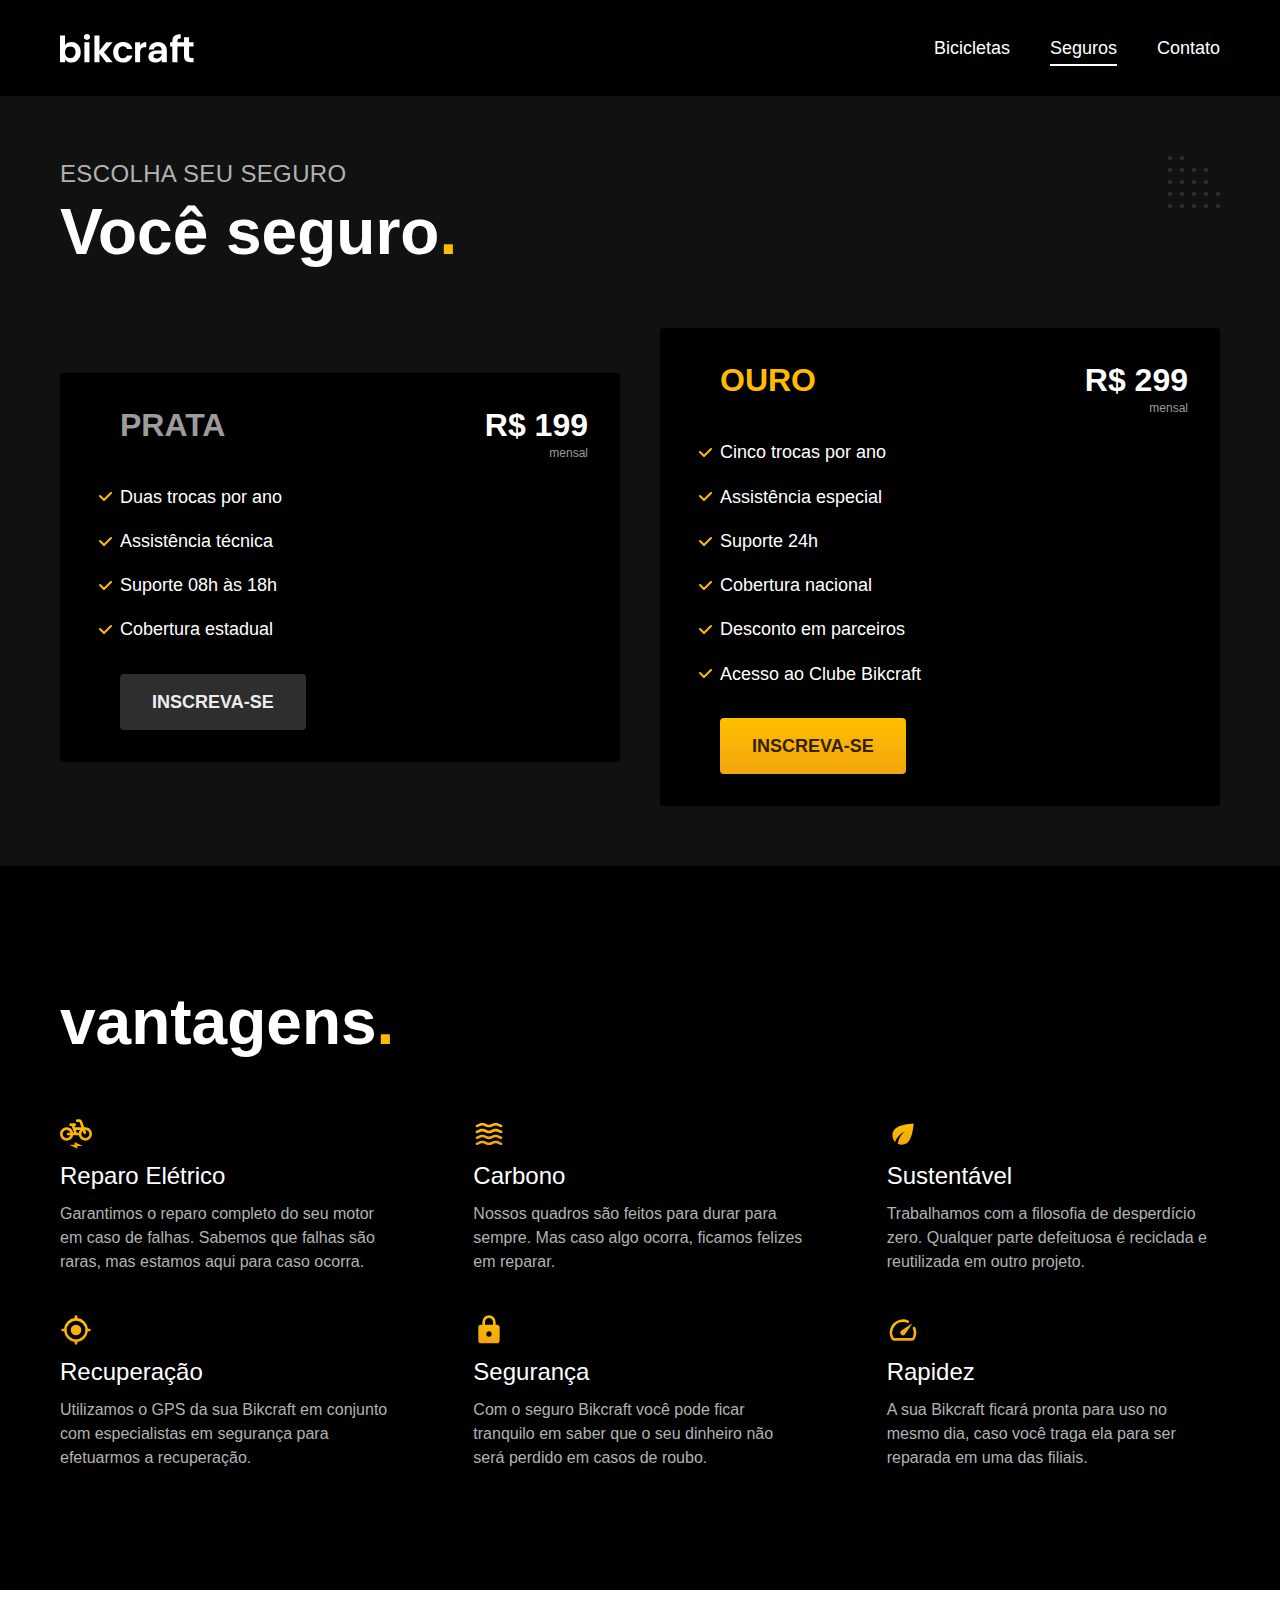
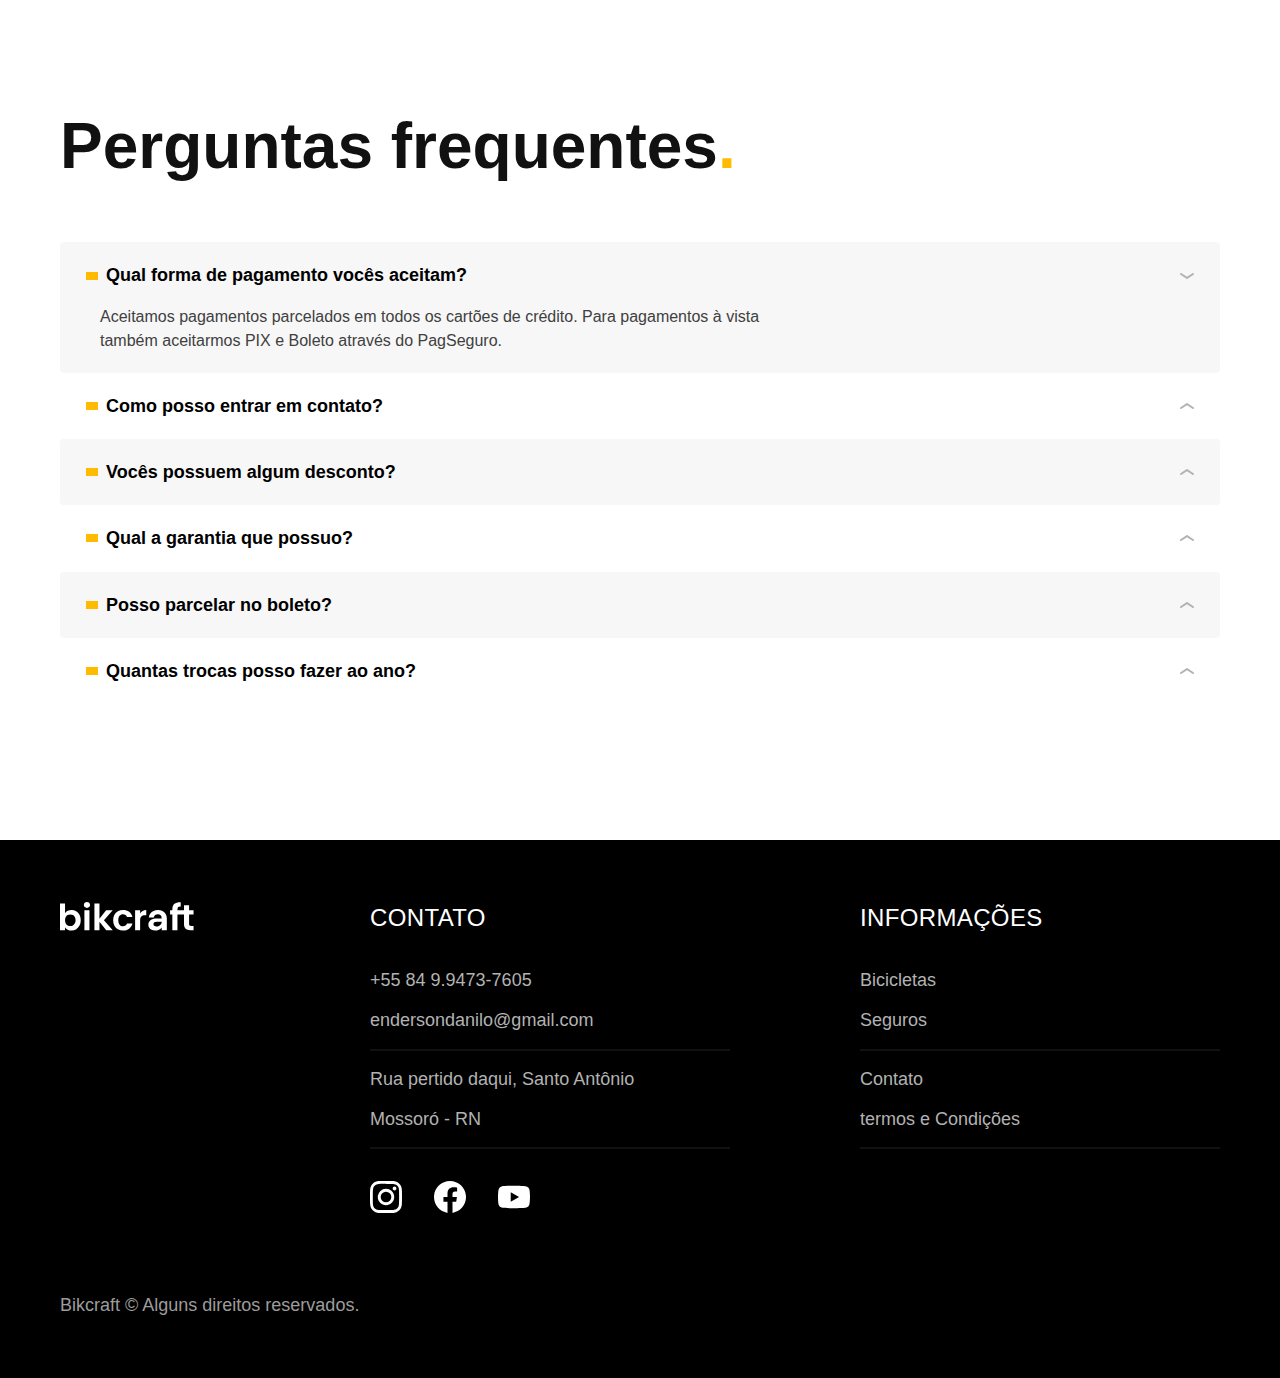
<file: seguros.html>
<!DOCTYPE html>

<html lang="pt-br">

<head>
  <title>Seguros | Bikcraft</title>

  <meta charset="UTF-8">
  <meta name="viewport" content="width=device-width, initial-scale=1.0">
  <meta name="description" content="Seguros.">

  <link rel="preload" href="/style.css" as="style">
  <link rel="stylesheet" href="/style.css">

  <!--<link rel="preconnect" href="https://fonts.googleapis.com">
<link rel="preconnect" href="https://fonts.gstatic.com" crossorigin>
<link href="https://fonts.googleapis.com/css2?family=Fira+Sans&family=Merriweather:ital,wght@1,900&family=Poppins:wght@400;600&family=Roboto:wght@400;500&display=swap" rel="stylesheet">-->
</head>

<body id="seguros">
  <header class="header-bg">
    <div class="header container">
      <a href="./">
        <img src="./img/bikcraft.svg" alt="Bikcraft">
      </a>
      <nav aria-label="primaria">
        <ul class="header-menu font-1-m cor-0">
          <li><a href="./bicicletas.html">Bicicletas</a></li>
          <li><a href="./seguros.html">Seguros</a></li>
          <li><a href="./contato.html">Contato</a></li>
        </ul>
      </nav>
    </div>
  </header>

  <main class="seguros-bg">
    <div class="titulo-bg">
      <div class="titulo container">
        <p class="font-2-l-b cor-5">Escolha seu seguro</p>
        <h1 class="font-1-xxl cor-0">Você seguro<span class="cor-p1">.</span></h1>
      </div>
    </div>

    <div class="seguros container">
      <div class="seguros-item">
        <h3 class="font-1-xl cor-6">PRATA</h3>
        <span class="font-1-xl cor-0">R$ 199 <span class="font-1-xs cor-6">mensal</span></span>
        <ul class="font-2-m cor-0">
          <li>Duas trocas por ano</li>
          <li>Assistência técnica</li>
          <li>Suporte 08h às 18h</li>
          <li>Cobertura estadual</li>
        </ul>
        <a class="botao secundario" href="./orcamento.html?tipo=seguro&produto=prata">Inscreva-se</a>
      </div>

      <div class="seguros-item">
        <h3 class="font-1-xl cor-p1">OURO</h3>
        <span class="font-1-xl cor-0">R$ 299 <span class="font-1-xs cor-6">mensal</span></span>
        <ul class="font-2-m cor-0">
          <li>Cinco trocas por ano</li>
          <li>Assistência especial</li>
          <li>Suporte 24h</li>
          <li>Cobertura nacional</li>
          <li>Desconto em parceiros</li>
          <li>Acesso ao Clube Bikcraft</li>
        </ul>
        <a class="botao" href="./orcamento.html?tipo=seguro&produto=ouro">Inscreva-se</a>
      </div>
    </div>
  </main>

  <article class="vantagens-bg">
    <div class="vantagens container">
      <h2 class="font-1-xxl cor-0">vantagens<span class="cor-p1">.</span></h2>
      <ul>
        <li>
          <img src="./img/icones/eletrica.svg" alt="">
          <h3 class="font-1-l cor-0">Reparo Elétrico</h3>
          <p class="font-2-s cor-5">Garantimos o reparo completo do seu motor em caso de falhas. Sabemos que falhas são raras, mas estamos aqui para caso ocorra.</p>
        </li>
        <li>
          <img src="./img/icones/carbono.svg" alt="">
          <h3 class="font-1-l cor-0">Carbono</h3>
          <p class="font-2-s cor-5">Nossos quadros são feitos para durar para sempre. Mas caso algo ocorra, ficamos felizes em reparar.</p>
        </li>
        <li>
          <img src="./img/icones/sustentavel.svg" alt="">
          <h3 class="font-1-l cor-0">Sustentável</h3>
          <p class="font-2-s cor-5">Trabalhamos com a filosofia de desperdício zero. Qualquer parte defeituosa é reciclada e reutilizada em outro projeto.</p>
        </li>
        <li>
          <img src="./img/icones/rastreador.svg" alt="">
          <h3 class="font-1-l cor-0">Recuperação</h3>
          <p class="font-2-s cor-5">Utilizamos o GPS da sua Bikcraft em conjunto com especialistas em segurança para efetuarmos a recuperação.</p>
        </li>
        <li>
          <img src="./img/icones/seguro.svg" alt="">
          <h3 class="font-1-l cor-0">Segurança</h3>
          <p class="font-2-s cor-5">Com o seguro Bikcraft você pode ficar tranquilo em saber que o seu dinheiro não será perdido em casos de roubo.</p>
        </li>
        <li>
          <img src="./img/icones/velocidade.svg" alt="">
          <h3 class="font-1-l cor-0">Rapidez</h3>
          <p class="font-2-s cor-5">A sua Bikcraft ficará pronta para uso no mesmo dia, caso você traga ela para ser reparada em uma das filiais.</p>
        </li>
      </ul>
    </div>
  </article>

  <article class="perguntas container">
    <h2 class="font-1-xxl">Perguntas frequentes<span class="cor-p1">.</span></h2>
    <dl>
      <div>
        <dt><button class="font-1-m-b" aria-controls="pergunta1" aria-expanded="true">Qual forma de pagamento vocês aceitam?</button></dt>
        <dd id="pergunta1" class="font-2-s cor-9 ativa">Aceitamos pagamentos parcelados em todos os cartões de crédito. Para pagamentos à vista também aceitarmos PIX e Boleto através do PagSeguro.</dd>
      </div>
      <div>
        <dt><button class="font-1-m-b" aria-controls="pergunta2" aria-expanded="false">Como posso entrar em contato?</button></dt>
        <dd id="pergunta2" class="font-2-s cor-9">Aceitamos pagamentos parcelados em todos os cartões de crédito. Para pagamentos à vista também aceitarmos PIX e Boleto através do PagSeguro.</dd>
      </div>
      <div>
        <dt><button class="font-1-m-b" aria-controls="pergunta3" aria-expanded="false">Vocês possuem algum desconto?</button></dt>
        <dd id="pergunta3" class="font-2-s cor-9">Aceitamos pagamentos parcelados em todos os cartões de crédito. Para pagamentos à vista também aceitarmos PIX e Boleto através do PagSeguro.</dd>
      </div>
      <div>
        <dt><button class="font-1-m-b" aria-controls="pergunta4" aria-expanded="false">Qual a garantia que possuo?</button></dt>
        <dd id="pergunta4" class="font-2-s cor-9">Aceitamos pagamentos parcelados em todos os cartões de crédito. Para pagamentos à vista também aceitarmos PIX e Boleto através do PagSeguro.</dd>
      </div>
      <div>
        <dt><button class="font-1-m-b" aria-controls="pergunta5" aria-expanded="false">Posso parcelar no boleto?</button></dt>
        <dd id="pergunta5" class="font-2-s cor-9">Aceitamos pagamentos parcelados em todos os cartões de crédito. Para pagamentos à vista também aceitarmos PIX e Boleto através do PagSeguro.</dd>
      </div>
      <div>
        <dt><button class="font-1-m-b" aria-controls="pergunta6" aria-expanded="false">Quantas trocas posso fazer ao ano?</button></dt>
        <dd id="pergunta6" class="font-2-s cor-9">Aceitamos pagamentos parcelados em todos os cartões de crédito. Para pagamentos à vista também aceitarmos PIX e Boleto através do PagSeguro.</dd>
      </div>
    </dl>
  </article>

  <footer class="footer-bg">
    <div class="footer container">
      <img src="./img/bikcraft.svg" alt="Bikcraft">
      <div class="footer-contato">
        <h3 class="font-2-l-b cor-0">Contato</h3>
        <ul class="font-2-m cor-5">
          <li><a href="tel:+5584994737605">+55 84 9.9473-7605</a></li>
          <li><a href="mailto:endersondanilo@gmail.com">endersondanilo@gmail.com</a></li>
          <li>Rua pertido daqui, Santo Antônio</li>
          <li>Mossoró - RN</li>
        </ul>
        <div class="footer-redes">
          <a href="./">
            <img src="./img/redes/instagram.svg" alt="Instagram">
          </a>
          <a href="./">
            <img src="./img/redes/facebook.svg" alt="Facebook">
          </a>
          <a href="./">
            <img src="./img/redes/youtube.svg" alt="YouTube">
          </a>
        </div>
      </div>
      <div class="footer-informacoes">
        <h3 class="font-2-l-b cor-0">Informações</h3>
        <nav>
          <ul class="font-1-m cor-5">
            <li><a href="./bicicletas.html">Bicicletas</a></li>
            <li><a href="./seguros.html">Seguros</a></li>
            <li><a href="./contato.html">Contato</a></li>
            <li><a href="./termos.html">termos e Condições</a></li>
            </a></li>
          </ul>
        </nav>
      </div>
      <p class="footer-copy font-2-m cor-6">Bikcraft © Alguns direitos reservados.</p>
    </div>
  </footer>
  <script src="./js/script.js"></script>
</body>

</html>
</file>
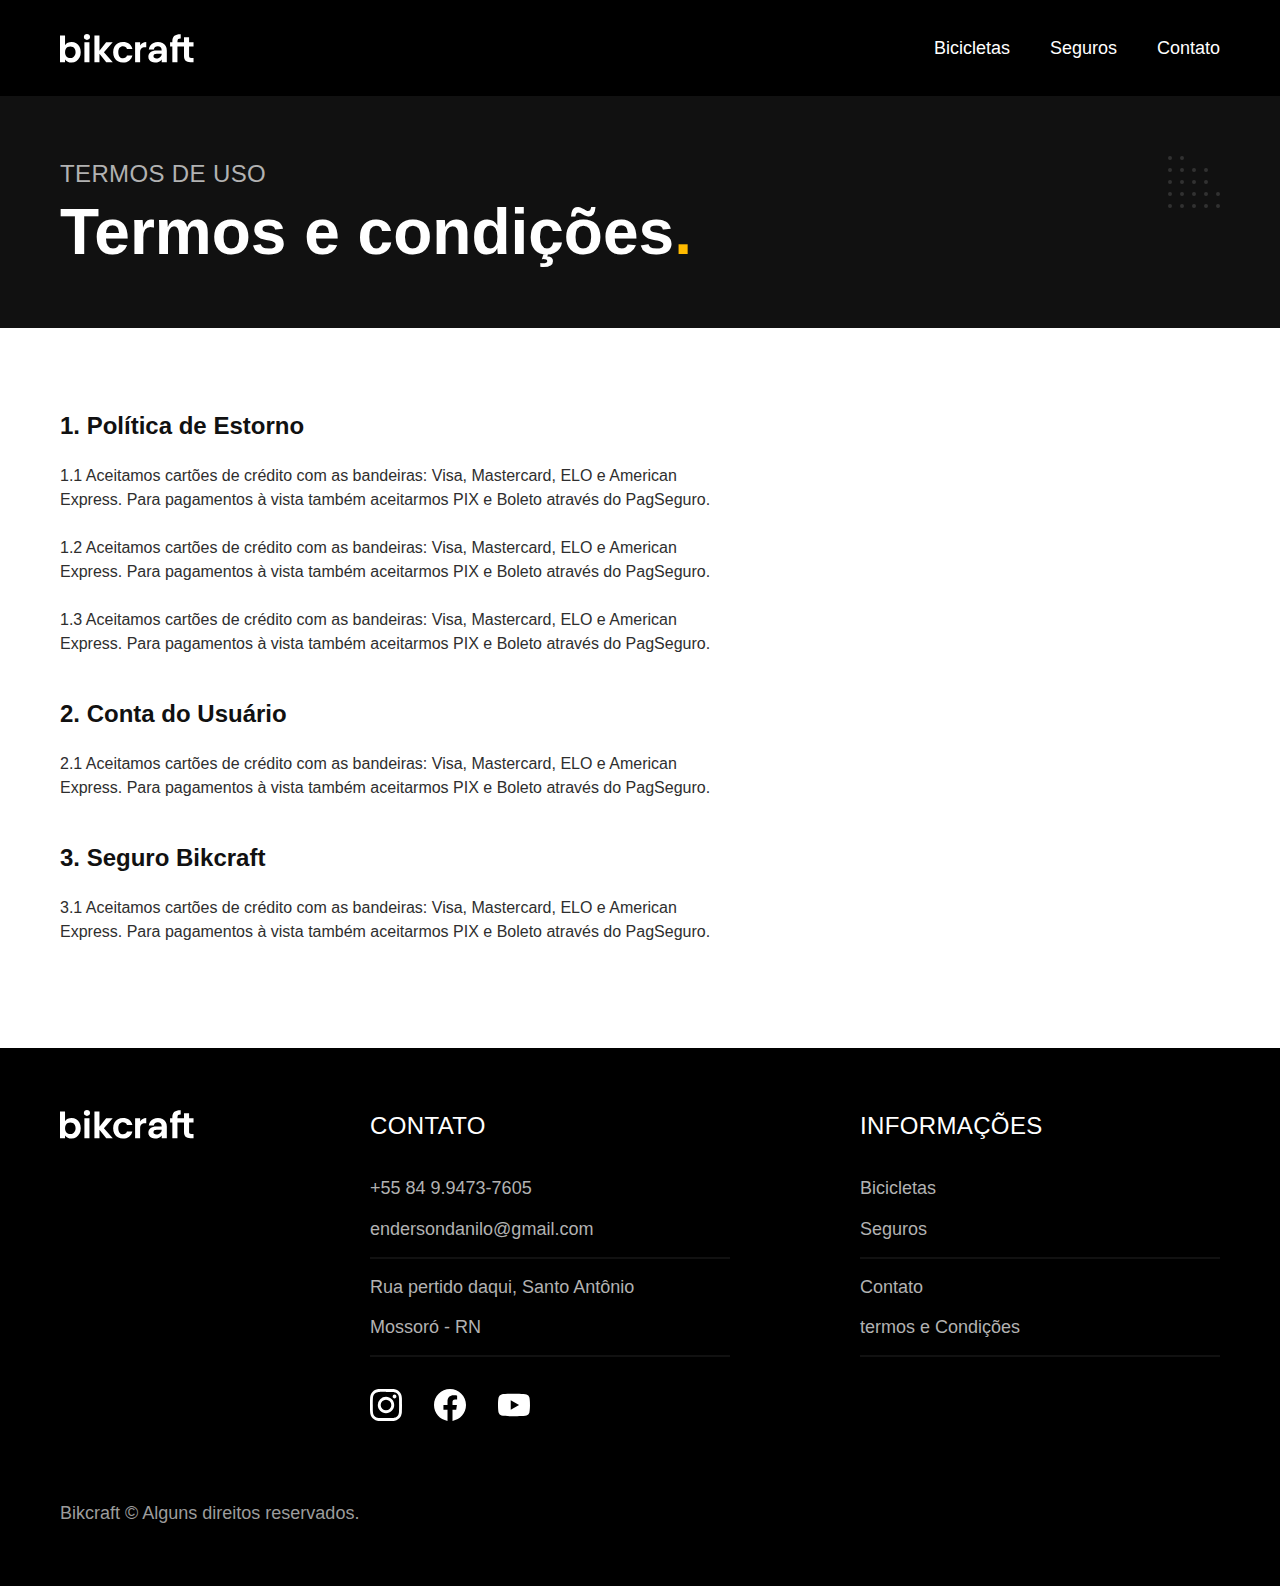
<file: termos.html>
<!DOCTYPE html>

<html lang="pt-br">

<head>
  <title>Termos e condições | Bikcraft</title>

  <meta charset="UTF-8">
  <meta name="viewport" content="width=device-width, initial-scale=1.0">
  <meta name="description" content="Termos e condições.">

  <link rel="preload" href="/style.css" as="style">
  <link rel="stylesheet" href="/style.css">

  <!--<link rel="preconnect" href="https://fonts.googleapis.com">
<link rel="preconnect" href="https://fonts.gstatic.com" crossorigin>
<link href="https://fonts.googleapis.com/css2?family=Fira+Sans&family=Merriweather:ital,wght@1,900&family=Poppins:wght@400;600&family=Roboto:wght@400;500&display=swap" rel="stylesheet">-->
</head>

<body id="termos">
  <header class="header-bg">
    <div class="header container">
      <a href="./">
        <img src="./img/bikcraft.svg" alt="Bikcraft">
      </a>
      <nav aria-label="primaria">
        <ul class="header-menu font-1-m cor-0">
          <li><a href="./bicicletas.html">Bicicletas</a></li>
          <li><a href="./seguros.html">Seguros</a></li>
          <li><a href="./contato.html">Contato</a></li>
        </ul>
      </nav>
    </div>
  </header>

  <main>
    <div class="titulo-bg">
      <div class="titulo container">
        <p class="font-2-l-b cor-5">Termos de uso</p>
        <h1 class="font-1-xxl cor-0">Termos e condições<span class="cor-p1">.</span></h1>
      </div>
    </div>

    <div class="termos container font-2-s cor-10">
      <h2 class="font-1-l cor-11">1. Política de Estorno</h2>
      <p>1.1 Aceitamos cartões de crédito com as bandeiras: Visa, Mastercard, ELO e American Express. Para pagamentos à vista também aceitarmos PIX e Boleto através do PagSeguro.</p>

      <p>1.2 Aceitamos cartões de crédito com as bandeiras: Visa, Mastercard, ELO e American Express. Para pagamentos à vista também aceitarmos PIX e Boleto através do PagSeguro.</p>

      <p>1.3 Aceitamos cartões de crédito com as bandeiras: Visa, Mastercard, ELO e American Express. Para pagamentos à vista também aceitarmos PIX e Boleto através do PagSeguro.</p>

      <h2 class="font-1-l cor-11">2. Conta do Usuário</h2>
      <p>2.1 Aceitamos cartões de crédito com as bandeiras: Visa, Mastercard, ELO e American Express. Para pagamentos à vista também aceitarmos PIX e Boleto através do PagSeguro.</p>

      <h2 class="font-1-l cor-11">3. Seguro Bikcraft</h2>
      <p>3.1 Aceitamos cartões de crédito com as bandeiras: Visa, Mastercard, ELO e American Express. Para pagamentos à vista também aceitarmos PIX e Boleto através do PagSeguro.</p>
    </div>
  </main>

  <footer class="footer-bg">
    <div class="footer container">
      <img src="./img/bikcraft.svg" alt="Bikcraft">
      <div class="footer-contato">
        <h3 class="font-2-l-b cor-0">Contato</h3>
        <ul class="font-2-m cor-5">
          <li><a href="tel:+5584994737605">+55 84 9.9473-7605</a></li>
          <li><a href="mailto:endersondanilo@gmail.com">endersondanilo@gmail.com</a></li>
          <li>Rua pertido daqui, Santo Antônio</li>
          <li>Mossoró - RN</li>
        </ul>
        <div class="footer-redes">
          <a href="./">
            <img src="./img/redes/instagram.svg" alt="Instagram">
          </a>
          <a href="./">
            <img src="./img/redes/facebook.svg" alt="Facebook">
          </a>
          <a href="./">
            <img src="./img/redes/youtube.svg" alt="YouTube">
          </a>
        </div>
      </div>
      <div class="footer-informacoes">
        <h3 class="font-2-l-b cor-0">Informações</h3>
        <nav>
          <ul class="font-1-m cor-5">
            <li><a href="./bicicletas.html">Bicicletas</a></li>
            <li><a href="./seguros.html">Seguros</a></li>
            <li><a href="./contato.html">Contato</a></li>
            <li><a href="./termos.html">termos e Condições</a></li>
            </a></li>
          </ul>
        </nav>
      </div>
      <p class="footer-copy font-2-m cor-6">Bikcraft © Alguns direitos reservados.</p>
    </div>
  </footer>
  <script src="./js/script.js"></script>
</body>

</html>
</file>
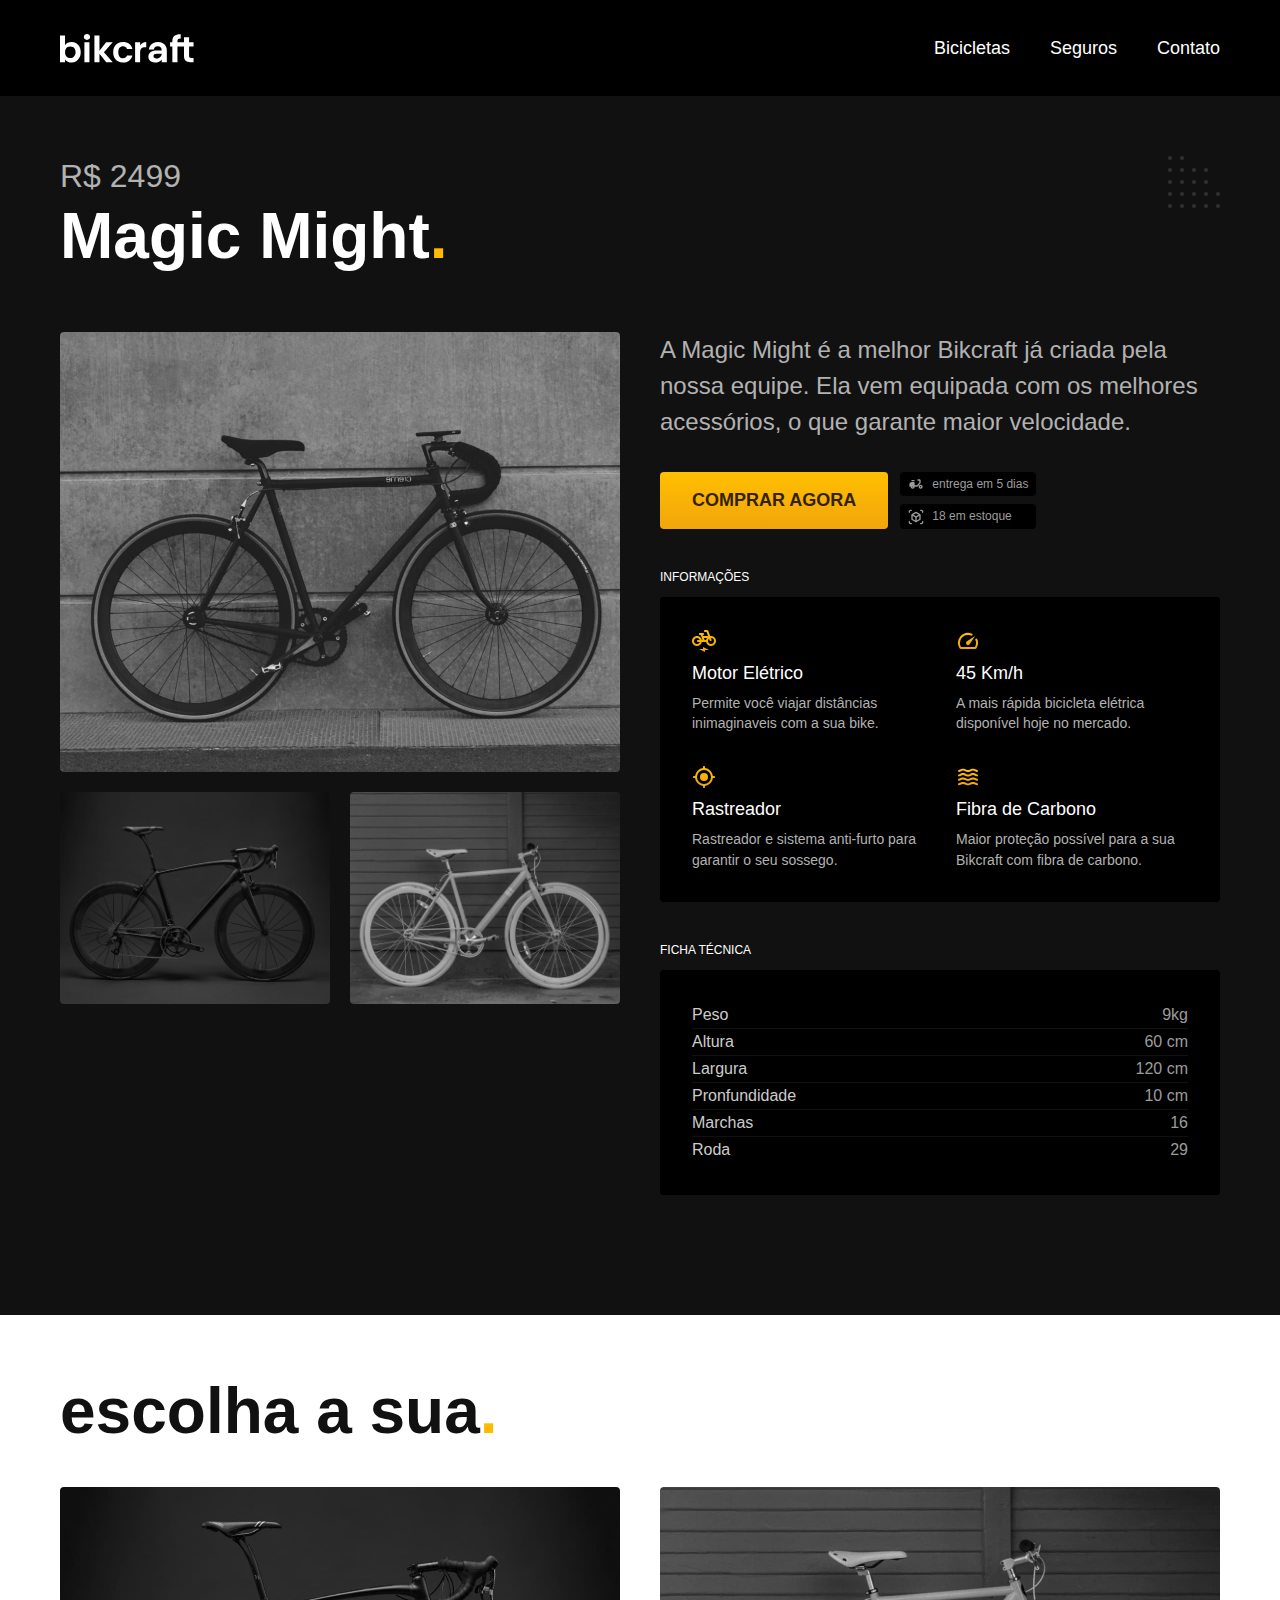
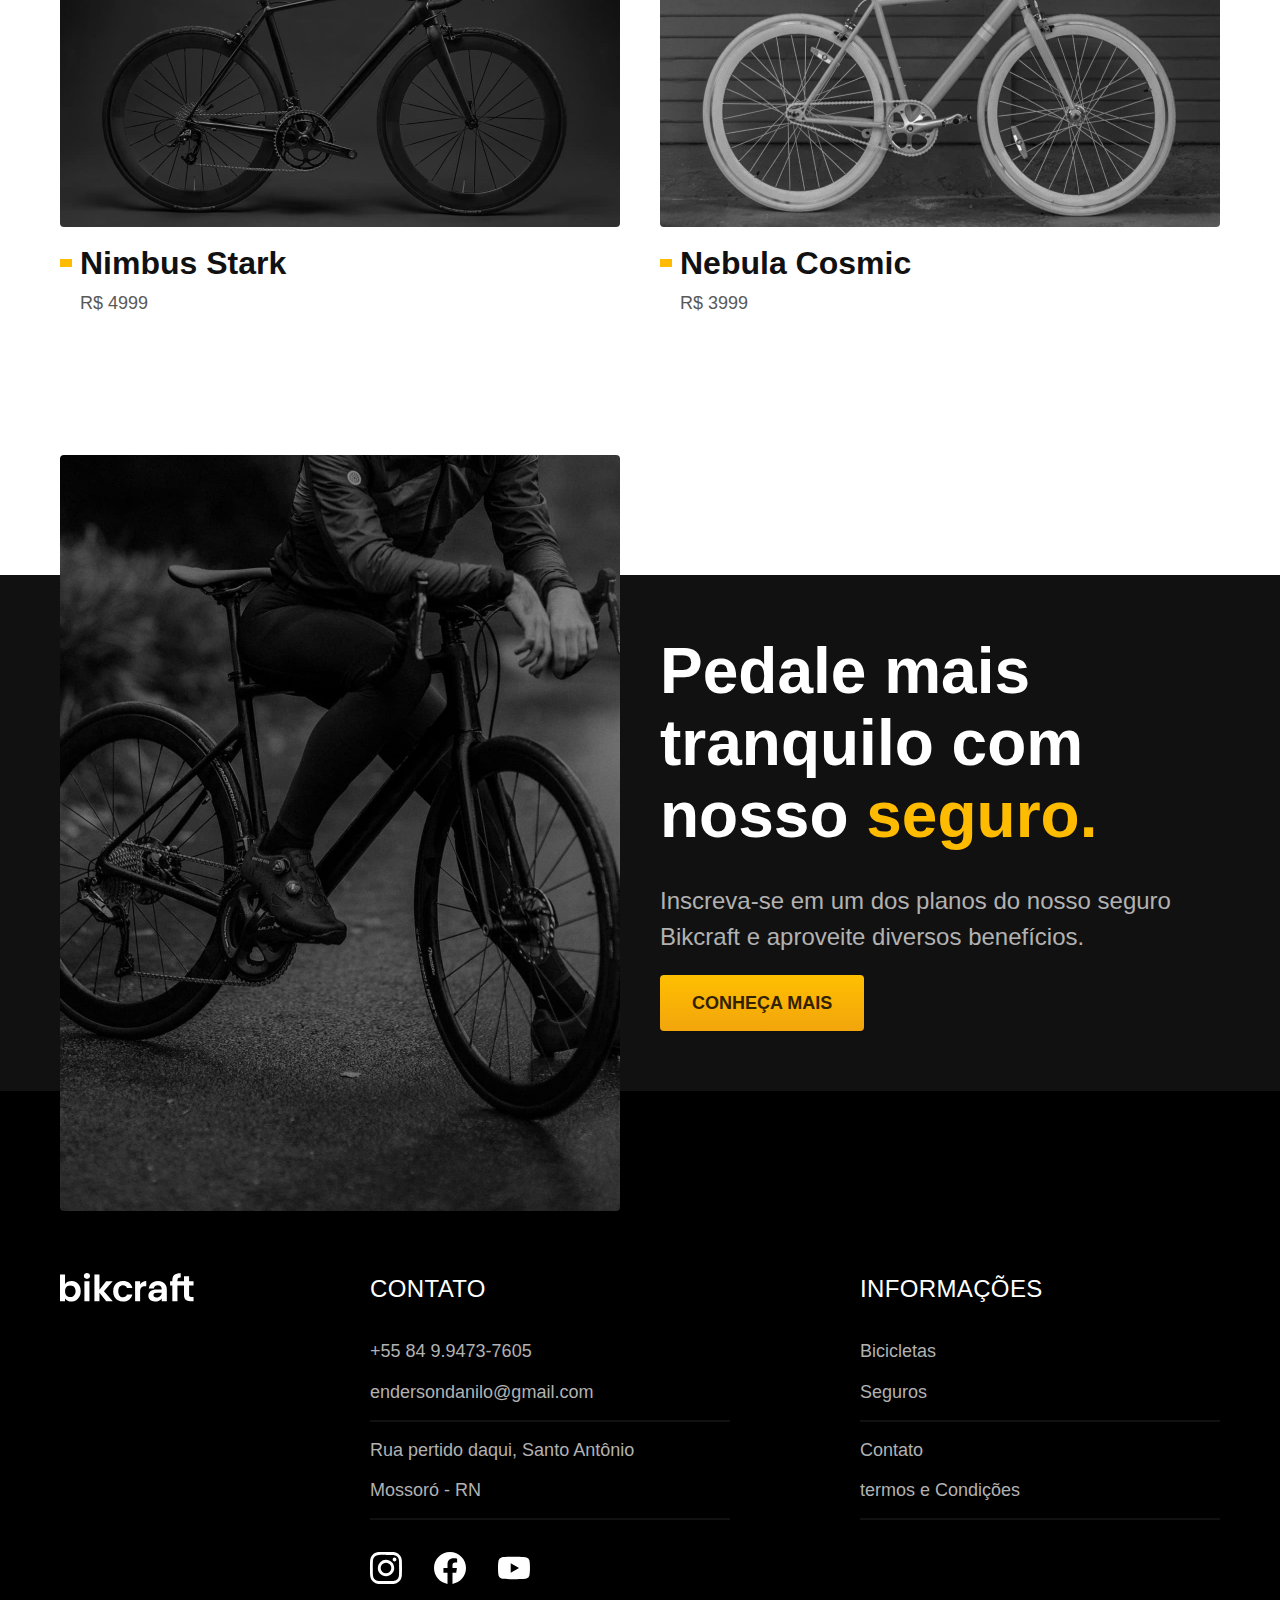
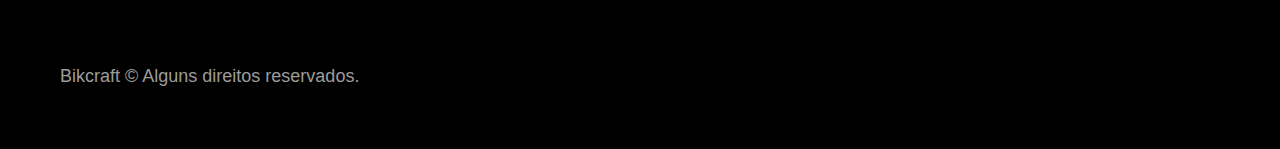
<file: bicicletas/magic.html>
<!DOCTYPE html>

<html lang="pt-br">

<head>
  <title>Magic | Bikcraft</title>

  <meta charset="UTF-8">
  <meta name="viewport" content="width=device-width, initial-scale=1.0">
  <meta name="description" content="Termos e condições.">

  <link rel="preload" href="../style.css" as="style">
  <link rel="stylesheet" href="../style.css">

  <!--<link rel="preconnect" href="https://fonts.googleapis.com">
<link rel="preconnect" href="https://fonts.gstatic.com" crossorigin>
<link href="https://fonts.googleapis.com/css2?family=Fira+Sans&family=Merriweather:ital,wght@1,900&family=Poppins:wght@400;600&family=Roboto:wght@400;500&display=swap" rel="stylesheet">-->
</head>

<body id="bicicleta">
  <header class="header-bg">
    <div class="header container">
      <a href="../">
        <img src="../img/bikcraft.svg" alt="Bikcraft">
      </a>
      <nav aria-label="primaria">
        <ul class="header-menu font-1-m cor-0">
          <li><a href="../bicicletas.html">Bicicletas</a></li>
          <li><a href="../seguros.html">Seguros</a></li>
          <li><a href="../contato.html">Contato</a></li>
        </ul>
      </nav>
    </div>
  </header>

  <main class="titulo-bg">
    <div>
      <div class="titulo container">
        <p class="font-2-xl cor-5">R$ 2499</p>
        <h1 class="font-1-xxl cor-0">Magic Might<span class="cor-p1">.</span></h1>
      </div>
    </div>
    <div class="bicicleta container">
      <div class="bicicleta-imagens">
        <img src="../img/bicicleta/nimbus2.jpg" alt="Bicicleta 1">
        <img src="../img/bicicleta/nimbus1.jpg" alt="Bicicleta 2">
        <img src="../img/bicicleta/nimbus3.jpg" alt="Bicicleta 3">
      </div>
      <div class="bicicleta-conteudo">
        <p class="font-2-l cor-5">A Magic Might é a melhor Bikcraft já criada pela nossa equipe. Ela vem equipada com os melhores acessórios, o que garante maior velocidade.</p>
        <div class="bicicleta-comprar">
          <a class="botao" href="../orcamento.html?tipo=bikcraft&produto=magic">Comprar Agora</a>
          <span class="font-1-xs cor-6"><img src="../img/icones/entrega.svg" alt="">entrega em 5 dias</span>
          <span class="font-1-xs cor-6"><img src="../img/icones/estoque.svg" alt="">18 em estoque</span>
        </div>
        <h2 class="font-1-xs cor-0">Informações</h2>
        <ul class="bicicleta-informacoes">
          <li><img src="../img/icones/eletrica.svg" alt="">
            <h3 class="font-1-m cor-0">Motor Elétrico</h3>
            <p class="font-2-xs cor-5">Permite você viajar distâncias inimaginaveis com a sua bike.</p>
          </li>
          <li><img src="../img/icones/velocidade.svg" alt="">
            <h3 class="font-1-m cor-0">45 Km/h</h3>
            <p class="font-2-xs cor-5">A mais rápida bicicleta elétrica disponível hoje no mercado.</p>
          </li>
          <li><img src="../img/icones/rastreador.svg" alt="">
            <h3 class="font-1-m cor-0">Rastreador</h3>
            <p class="font-2-xs cor-5">Rastreador e sistema anti-furto para garantir o seu sossego.</p>
          </li>
          <li><img src="../img/icones/carbono.svg" alt="">
            <h3 class="font-1-m cor-0">Fibra de Carbono</h3>
            <p class="font-2-xs cor-5">Maior proteção possível para a sua Bikcraft com fibra de carbono.</p>
          </li>
        </ul>
        <h2 class="font-1-xs cor-0">Ficha Técnica</h2>
        <ul class="bicicleta-ficha font-2s cor-4">
          <li>Peso <span>9kg</span></li>
          <li>Altura <span>60 cm</span></li>
          <li>Largura <span>120 cm</span></li>
          <li>Pronfundidade <span>10 cm</span></li>
          <li>Marchas <span>16</span></li>
          <li>Roda <span>29</span></li>
        </ul>
      </div>

    </div>

  </main>

  <article class="bicicletas-lista container">
    <h2 class="font-1-xxl">escolha a sua<span class="cor-p1">.</span></h2>

    <ul>
      <li>
        <a href="./nimbus.html">
          <img src="../img/bicicletas/nimbus.jpg" alt="Bicicleta preta">
          <h3 class="font-1-xl">Nimbus Stark</h3>
          <span class="font-2-m cor-8">R$ 4999</span>
        </a>
      </li>
      <li>
        <a href="./nebula.html">
          <img src="../img/bicicletas/nebula.jpg" alt="Bicicleta preta">
          <h3 class="font-1-xl">Nebula Cosmic</h3>
          <span class="font-2-m cor-8">R$ 3999</span>
        </a>
      </li>
    </ul>
  </article>

  <article class="seguro-bg">
    <div class="seguro container">
      <div class="seguro-imagem">
        <img src="../img/fotos/seguros.jpg" alt="Pessoa parada em cima de uma bicicleta">
      </div>
      <div class="seguro-conteudo">
        <h2 class="font-1-xxl cor-0">Pedale mais tranquilo com nosso <span class="cor-p1">seguro.</span></h2>
        <p class="font-2-l cor-5">Inscreva-se em um dos planos do nosso seguro Bikcraft e aproveite diversos benefícios.</p>
        <a class="botao" href="../seguros.html">Conheça Mais</a>
      </div>
    </div>
  </article>

  <footer class="footer-bg">
    <div class="footer container">
      <img src="../img/bikcraft.svg" alt="Bikcraft">
      <div class="footer-contato">
        <h3 class="font-2-l-b cor-0">Contato</h3>
        <ul class="font-2-m cor-5">
          <li><a href="tel:+5584994737605">+55 84 9.9473-7605</a></li>
          <li><a href="mailto:endersondanilo@gmail.com">endersondanilo@gmail.com</a></li>
          <li>Rua pertido daqui, Santo Antônio</li>
          <li>Mossoró - RN</li>
        </ul>
        <div class="footer-redes">
          <a href="../">
            <img src="../img/redes/instagram.svg" alt="Instagram">
          </a>
          <a href="../">
            <img src="../img/redes/facebook.svg" alt="Facebook">
          </a>
          <a href="../">
            <img src="../img/redes/youtube.svg" alt="YouTube">
          </a>
        </div>
      </div>
      <div class="footer-informacoes">
        <h3 class="font-2-l-b cor-0">Informações</h3>
        <nav>
          <ul class="font-1-m cor-5">
            <li><a href="../bicicletas.html">Bicicletas</a></li>
            <li><a href="../seguros.html">Seguros</a></li>
            <li><a href="../contato.html">Contato</a></li>
            <li><a href="../termos.html">termos e Condições</a></li>
            </a></li>
          </ul>
        </nav>
      </div>
      <p class="footer-copy font-2-m cor-6">Bikcraft © Alguns direitos reservados.</p>
    </div>
  </footer>
  <script src="../js/script.js"></script>
</body>

</html>
</file>
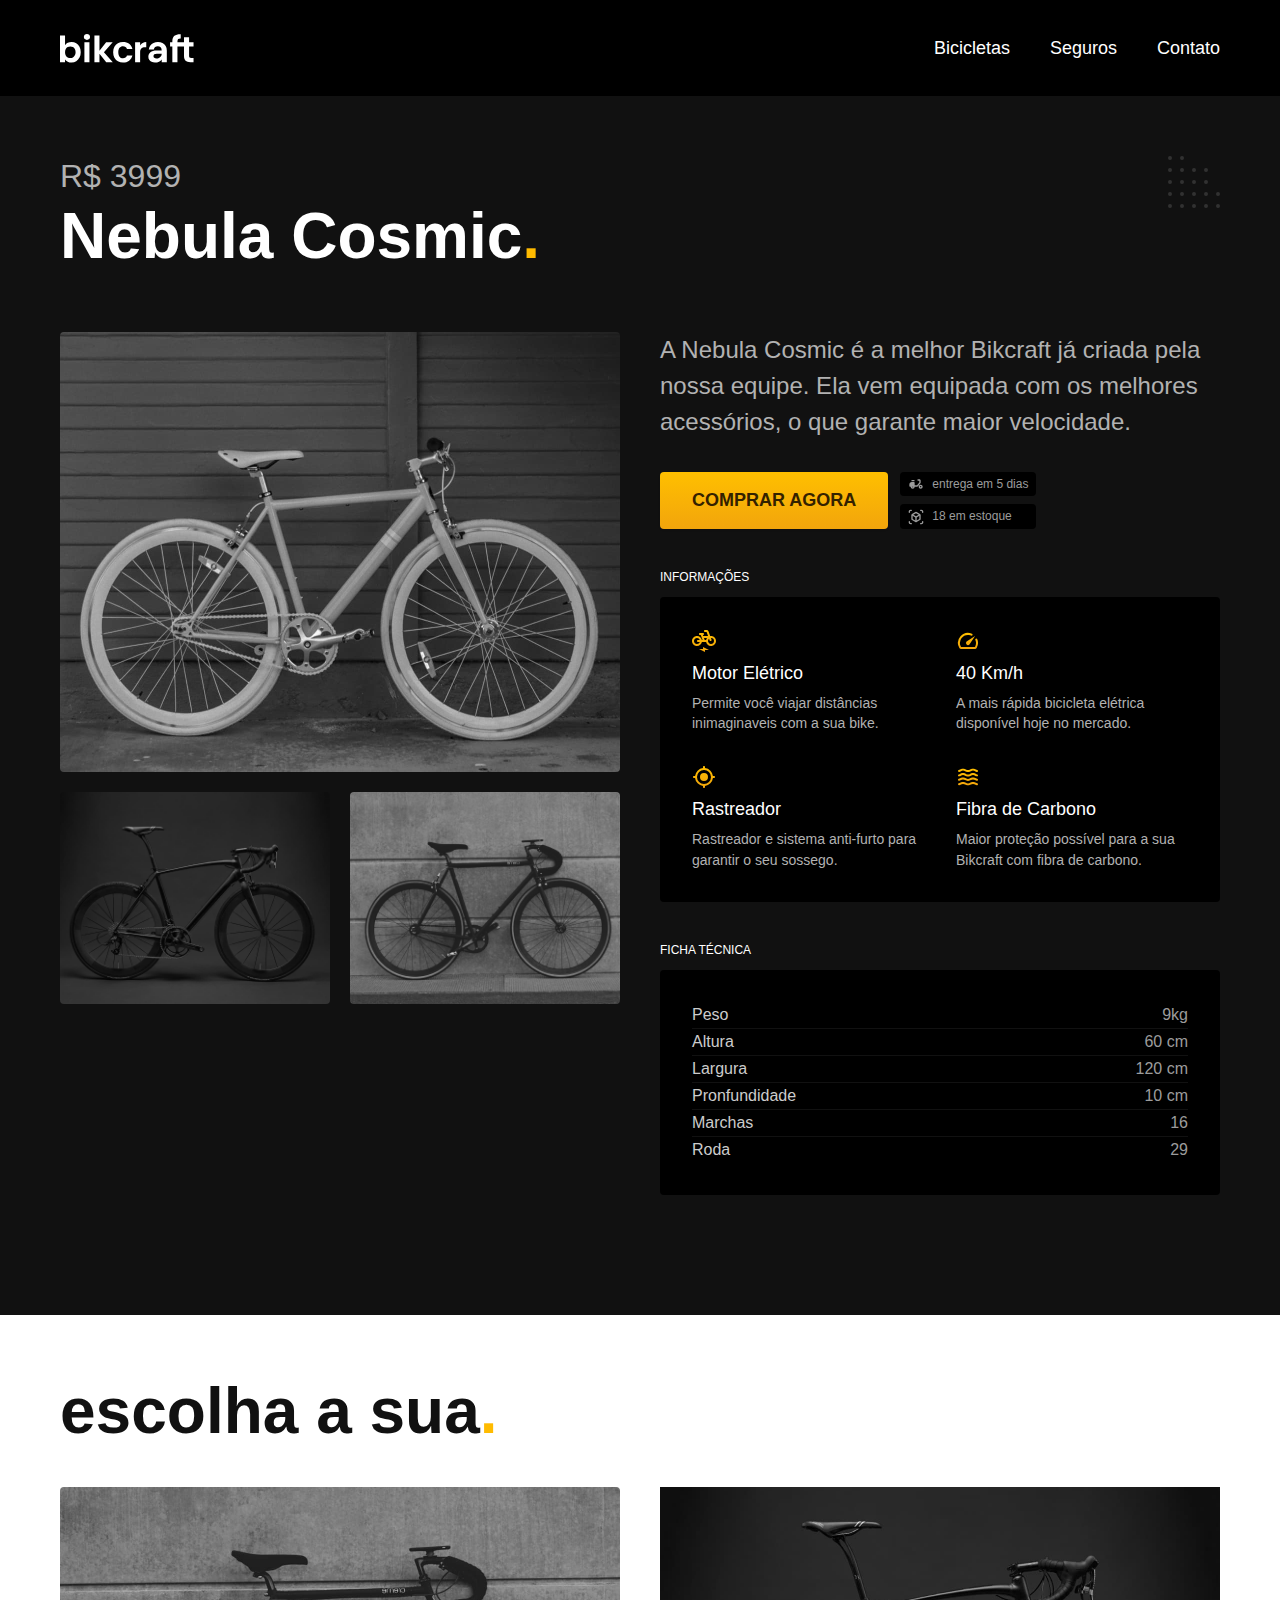
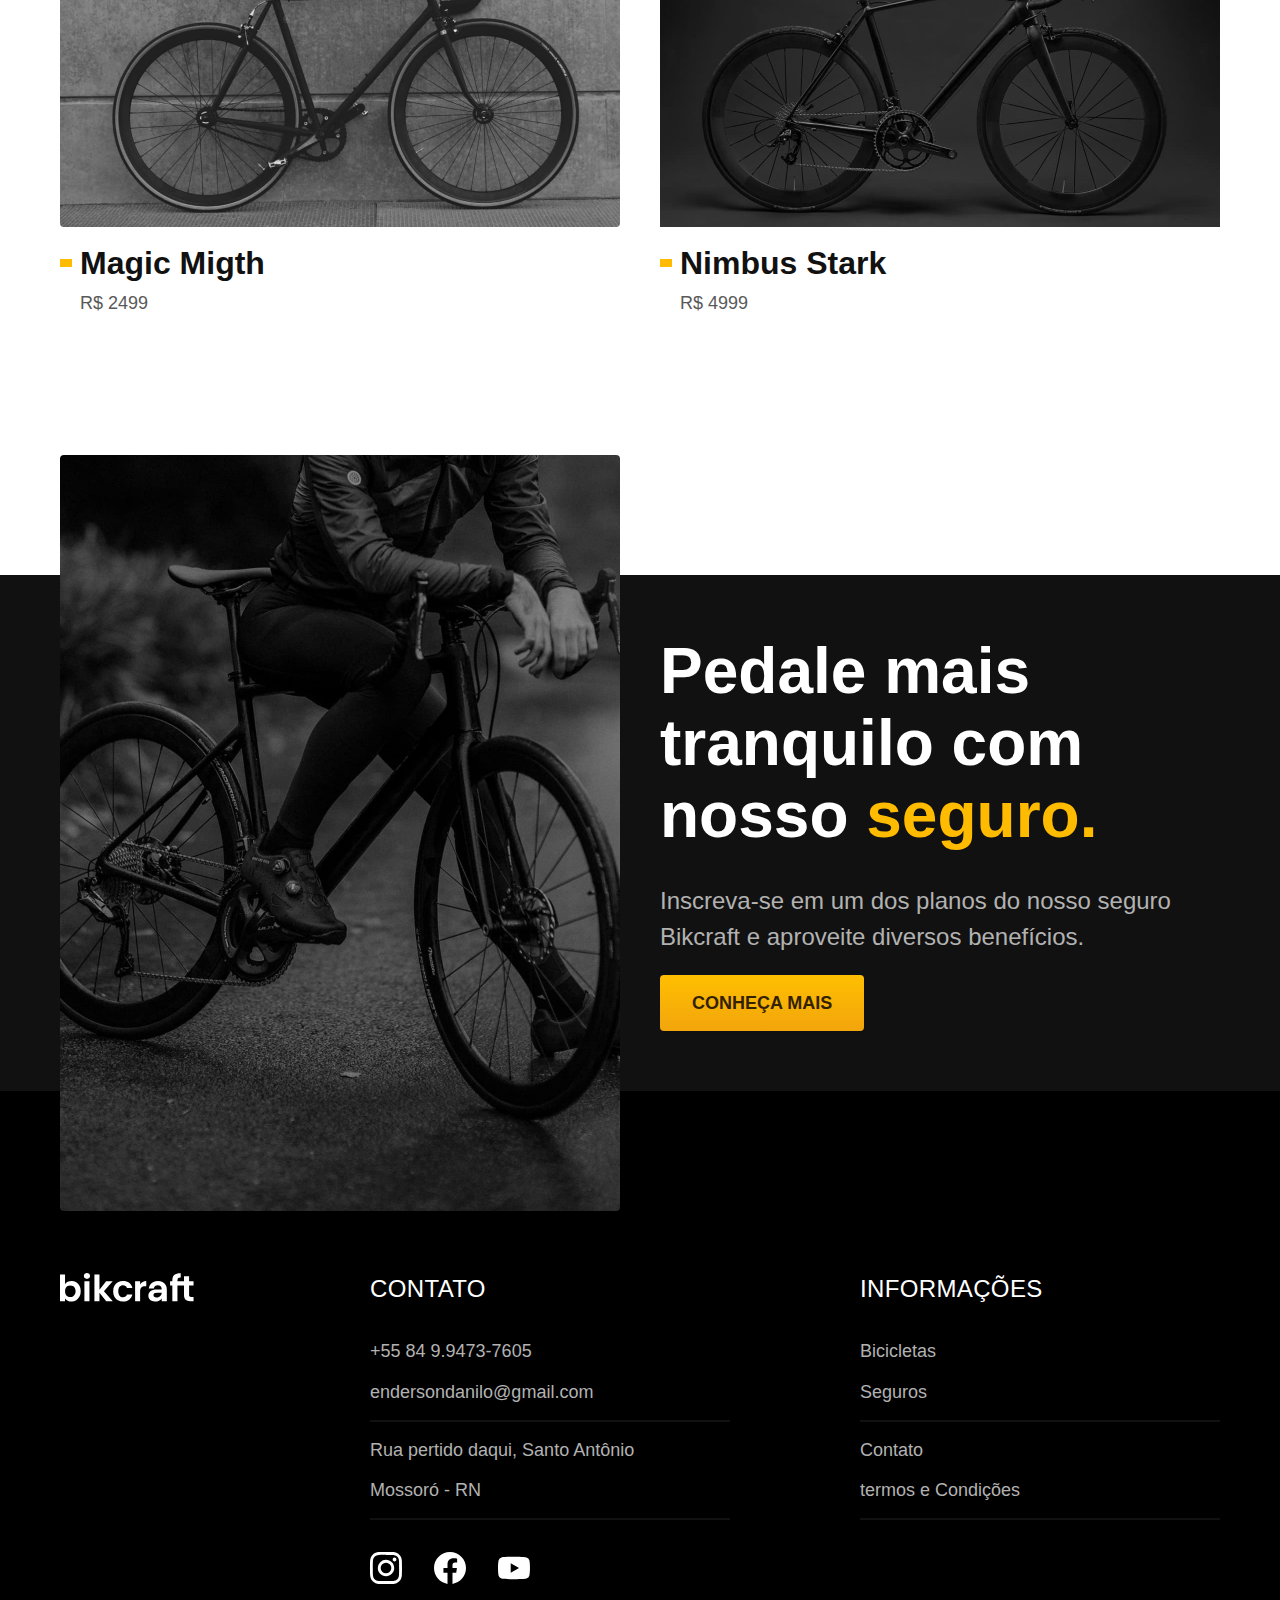
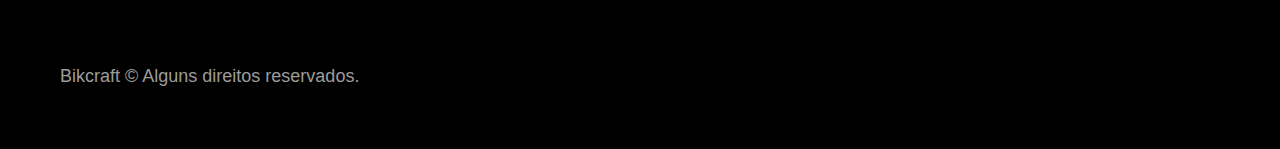
<file: bicicletas/nebula.html>
<!DOCTYPE html>

<html lang="pt-br">

<head>
  <title>Nebula | Bikcraft</title>

  <meta charset="UTF-8">
  <meta name="viewport" content="width=device-width, initial-scale=1.0">
  <meta name="description" content="Termos e condições.">

  <link rel="preload" href="../style.css" as="style">
  <link rel="stylesheet" href="../style.css">

  <!--<link rel="preconnect" href="https://fonts.googleapis.com">
<link rel="preconnect" href="https://fonts.gstatic.com" crossorigin>
<link href="https://fonts.googleapis.com/css2?family=Fira+Sans&family=Merriweather:ital,wght@1,900&family=Poppins:wght@400;600&family=Roboto:wght@400;500&display=swap" rel="stylesheet">-->
</head>

<body id="bicicleta">
  <header class="header-bg">
    <div class="header container">
      <a href="../">
        <img src="../img/bikcraft.svg" alt="Bikcraft">
      </a>
      <nav aria-label="primaria">
        <ul class="header-menu font-1-m cor-0">
          <li><a href="../bicicletas.html">Bicicletas</a></li>
          <li><a href="../seguros.html">Seguros</a></li>
          <li><a href="../contato.html">Contato</a></li>
        </ul>
      </nav>
    </div>
  </header>

  <main class="titulo-bg">
    <div>
      <div class="titulo container">
        <p class="font-2-xl cor-5">R$ 3999</p>
        <h1 class="font-1-xxl cor-0">Nebula Cosmic<span class="cor-p1">.</span></h1>
      </div>
    </div>
    <div class="bicicleta container">
      <div class="bicicleta-imagens">
        <img src="../img/bicicleta/nimbus3.jpg" alt="Bicicleta 1">
        <img src="../img/bicicleta/nimbus1.jpg" alt="Bicicleta 2">
        <img src="../img/bicicleta/nimbus2.jpg" alt="Bicicleta 3">
      </div>
      <div class="bicicleta-conteudo">
        <p class="font-2-l cor-5">A Nebula Cosmic é a melhor Bikcraft já criada pela nossa equipe. Ela vem equipada com os melhores acessórios, o que garante maior velocidade.</p>
        <div class="bicicleta-comprar">
          <a class="botao" href="../orcamento.html?tipo=bikcraft&produto=nebula">Comprar Agora</a>
          <span class="font-1-xs cor-6"><img src="../img/icones/entrega.svg" alt="">entrega em 5 dias</span>
          <span class="font-1-xs cor-6"><img src="../img/icones/estoque.svg" alt="">18 em estoque</span>
        </div>
        <h2 class="font-1-xs cor-0">Informações</h2>
        <ul class="bicicleta-informacoes">
          <li><img src="../img/icones/eletrica.svg" alt="">
            <h3 class="font-1-m cor-0">Motor Elétrico</h3>
            <p class="font-2-xs cor-5">Permite você viajar distâncias inimaginaveis com a sua bike.</p>
          </li>
          <li><img src="../img/icones/velocidade.svg" alt="">
            <h3 class="font-1-m cor-0">40 Km/h</h3>
            <p class="font-2-xs cor-5">A mais rápida bicicleta elétrica disponível hoje no mercado.</p>
          </li>
          <li><img src="../img/icones/rastreador.svg" alt="">
            <h3 class="font-1-m cor-0">Rastreador</h3>
            <p class="font-2-xs cor-5">Rastreador e sistema anti-furto para garantir o seu sossego.</p>
          </li>
          <li><img src="../img/icones/carbono.svg" alt="">
            <h3 class="font-1-m cor-0">Fibra de Carbono</h3>
            <p class="font-2-xs cor-5">Maior proteção possível para a sua Bikcraft com fibra de carbono.</p>
          </li>
        </ul>
        <h2 class="font-1-xs cor-0">Ficha Técnica</h2>
        <ul class="bicicleta-ficha font-2s cor-4">
          <li>Peso <span>9kg</span></li>
          <li>Altura <span>60 cm</span></li>
          <li>Largura <span>120 cm</span></li>
          <li>Pronfundidade <span>10 cm</span></li>
          <li>Marchas <span>16</span></li>
          <li>Roda <span>29</span></li>
        </ul>
      </div>

    </div>

  </main>

  <article class="bicicletas-lista container">
    <h2 class="font-1-xxl">escolha a sua<span class="cor-p1">.</span></h2>

    <ul>
      <li>
        <a href="./magic.html">
          <img src="../img/bicicletas/magic.jpg" alt="Bicicleta preta">
          <h3 class="font-1-xl">Magic Migth</h3>
          <span class="font-2-m cor-8">R$ 2499</span>
        </a>
      </li>
      <li>
        <a href="./nimbus.html">
          <img src="../img/bicicletas/nimbus.jpg " alt="Bicicleta preta">
          <h3 class="font-1-xl">Nimbus Stark</h3>
          <span class="font-2-m cor-8">R$ 4999</span>
        </a>
      </li>
    </ul>
  </article>

  <article class="seguro-bg">
    <div class="seguro container">
      <div class="seguro-imagem">
        <img src="../img/fotos/seguros.jpg" alt="Pessoa parada em cima de uma bicicleta">
      </div>
      <div class="seguro-conteudo">
        <h2 class="font-1-xxl cor-0">Pedale mais tranquilo com nosso <span class="cor-p1">seguro.</span></h2>
        <p class="font-2-l cor-5">Inscreva-se em um dos planos do nosso seguro Bikcraft e aproveite diversos benefícios.</p>
        <a class="botao" href="../seguros.html">Conheça Mais</a>
      </div>
    </div>
  </article>

  <footer class="footer-bg">
    <div class="footer container">
      <img src="../img/bikcraft.svg" alt="Bikcraft">
      <div class="footer-contato">
        <h3 class="font-2-l-b cor-0">Contato</h3>
        <ul class="font-2-m cor-5">
          <li><a href="tel:+5584994737605">+55 84 9.9473-7605</a></li>
          <li><a href="mailto:endersondanilo@gmail.com">endersondanilo@gmail.com</a></li>
          <li>Rua pertido daqui, Santo Antônio</li>
          <li>Mossoró - RN</li>
        </ul>
        <div class="footer-redes">
          <a href="../">
            <img src="../img/redes/instagram.svg" alt="Instagram">
          </a>
          <a href="../">
            <img src="../img/redes/facebook.svg" alt="Facebook">
          </a>
          <a href="../">
            <img src="../img/redes/youtube.svg" alt="YouTube">
          </a>
        </div>
      </div>
      <div class="footer-informacoes">
        <h3 class="font-2-l-b cor-0">Informações</h3>
        <nav>
          <ul class="font-1-m cor-5">
            <li><a href="../bicicletas.html">Bicicletas</a></li>
            <li><a href="../seguros.html">Seguros</a></li>
            <li><a href="../contato.html">Contato</a></li>
            <li><a href="../termos.html">termos e Condições</a></li>
            </a></li>
          </ul>
        </nav>
      </div>
      <p class="footer-copy font-2-m cor-6">Bikcraft © Alguns direitos reservados.</p>
    </div>
  </footer>
  <script src="../js/script.js"></script>
</body>

</html>
</file>
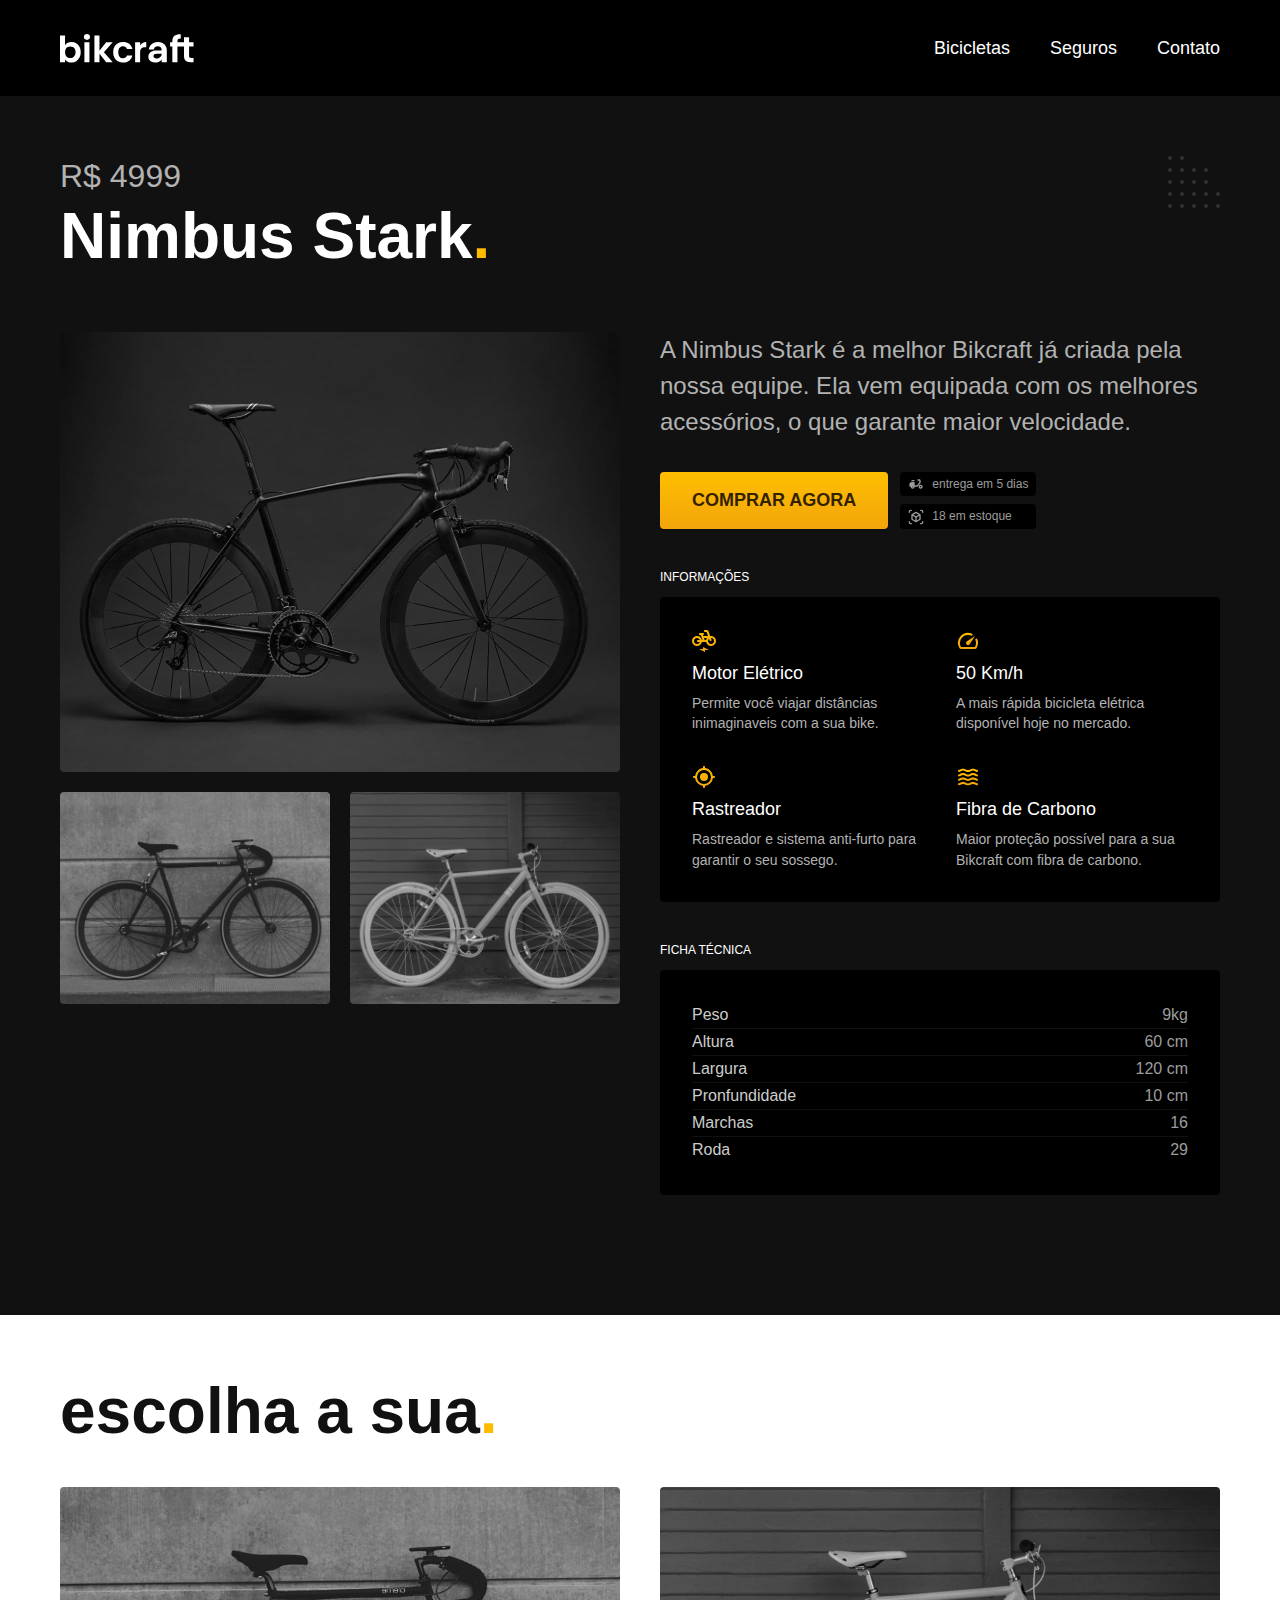
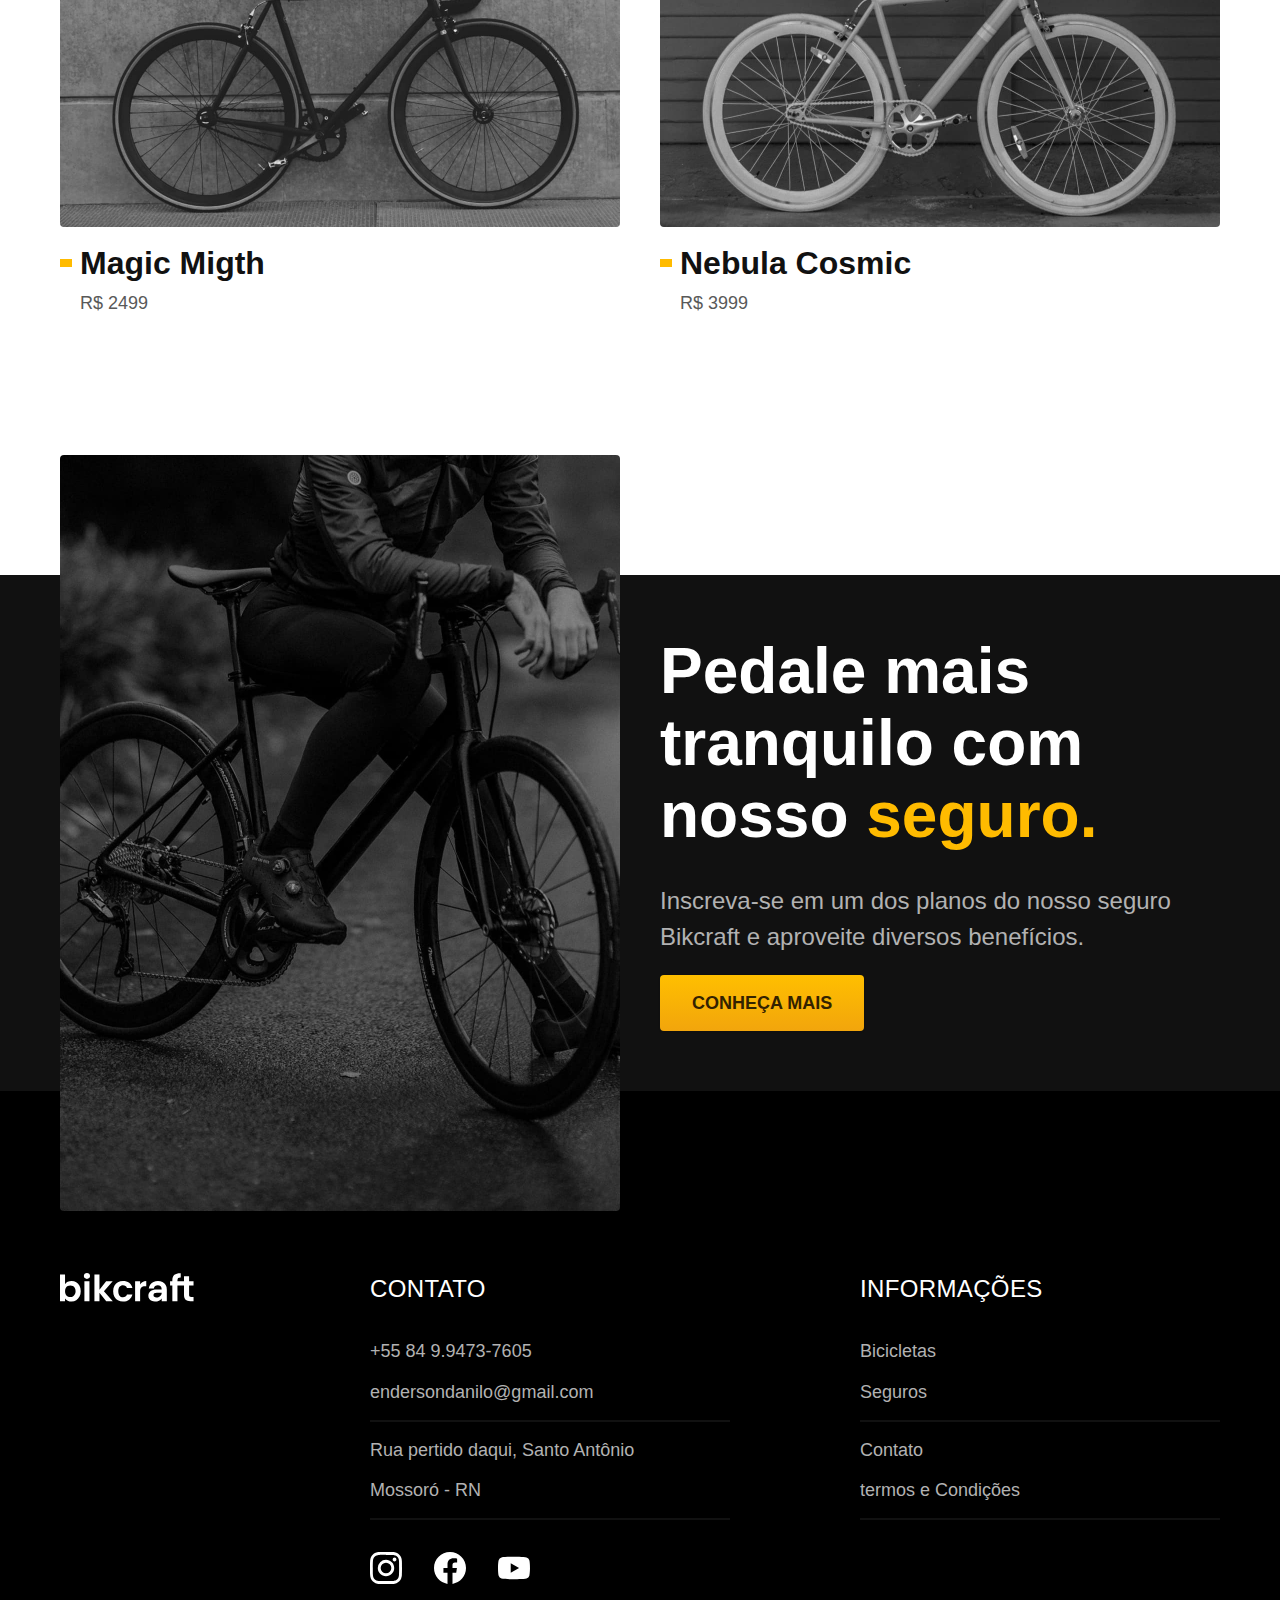
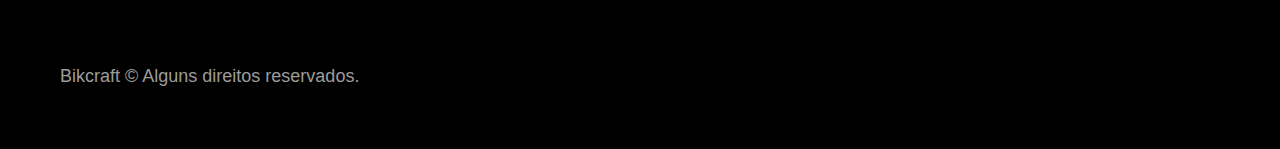
<file: bicicletas/nimbus.html>
<!DOCTYPE html>

<html lang="pt-br">

<head>
  <title>Nimbus | Bikcraft</title>

  <meta charset="UTF-8">
  <meta name="viewport" content="width=device-width, initial-scale=1.0">
  <meta name="description" content="Termos e condições.">

  <link rel="preload" href="../style.css" as="style">
  <link rel="stylesheet" href="../style.css">

  <!--<link rel="preconnect" href="https://fonts.googleapis.com">
<link rel="preconnect" href="https://fonts.gstatic.com" crossorigin>
<link href="https://fonts.googleapis.com/css2?family=Fira+Sans&family=Merriweather:ital,wght@1,900&family=Poppins:wght@400;600&family=Roboto:wght@400;500&display=swap" rel="stylesheet">-->
</head>

<body id="bicicleta">
  <header class="header-bg">
    <div class="header container">
      <a href="../">
        <img src="../img/bikcraft.svg" alt="Bikcraft">
      </a>
      <nav aria-label="primaria">
        <ul class="header-menu font-1-m cor-0">
          <li><a href="../bicicletas.html">Bicicletas</a></li>
          <li><a href="../seguros.html">Seguros</a></li>
          <li><a href="../contato.html">Contato</a></li>
        </ul>
      </nav>
    </div>
  </header>

  <main class="titulo-bg">
    <div>
      <div class="titulo container">
        <p class="font-2-xl cor-5">R$ 4999</p>
        <h1 class="font-1-xxl cor-0">Nimbus Stark<span class="cor-p1">.</span></h1>
      </div>
    </div>
    <div class="bicicleta container">
      <div class="bicicleta-imagens">
        <img src="../img/bicicleta/nimbus1.jpg" alt="Bicicleta 1">
        <img src="../img/bicicleta/nimbus2.jpg" alt="Bicicleta 2">
        <img src="../img/bicicleta/nimbus3.jpg" alt="Bicicleta 3">
      </div>
      <div class="bicicleta-conteudo">
        <p class="font-2-l cor-5">A Nimbus Stark é a melhor Bikcraft já criada pela nossa equipe. Ela vem equipada com os melhores acessórios, o que garante maior velocidade.</p>
        <div class="bicicleta-comprar">
          <a class="botao" href="../orcamento.html?tipo=bikcraft&produto=nimbus">Comprar Agora</a>
          <span class="font-1-xs cor-6"><img src="../img/icones/entrega.svg" alt="">entrega em 5 dias</span>
          <span class="font-1-xs cor-6"><img src="../img/icones/estoque.svg" alt="">18 em estoque</span>
        </div>
        <h2 class="font-1-xs cor-0">Informações</h2>
        <ul class="bicicleta-informacoes">
          <li><img src="../img/icones/eletrica.svg" alt="">
            <h3 class="font-1-m cor-0">Motor Elétrico</h3>
            <p class="font-2-xs cor-5">Permite você viajar distâncias inimaginaveis com a sua bike.</p>
          </li>
          <li><img src="../img/icones/velocidade.svg" alt="">
            <h3 class="font-1-m cor-0">50 Km/h</h3>
            <p class="font-2-xs cor-5">A mais rápida bicicleta elétrica disponível hoje no mercado.</p>
          </li>
          <li><img src="../img/icones/rastreador.svg" alt="">
            <h3 class="font-1-m cor-0">Rastreador</h3>
            <p class="font-2-xs cor-5">Rastreador e sistema anti-furto para garantir o seu sossego.</p>
          </li>
          <li><img src="../img/icones/carbono.svg" alt="">
            <h3 class="font-1-m cor-0">Fibra de Carbono</h3>
            <p class="font-2-xs cor-5">Maior proteção possível para a sua Bikcraft com fibra de carbono.</p>
          </li>
        </ul>
        <h2 class="font-1-xs cor-0">Ficha Técnica</h2>
        <ul class="bicicleta-ficha font-2s cor-4">
          <li>Peso <span>9kg</span></li>
          <li>Altura <span>60 cm</span></li>
          <li>Largura <span>120 cm</span></li>
          <li>Pronfundidade <span>10 cm</span></li>
          <li>Marchas <span>16</span></li>
          <li>Roda <span>29</span></li>
        </ul>
      </div>

    </div>

  </main>

  <article class="bicicletas-lista container">
    <h2 class="font-1-xxl">escolha a sua<span class="cor-p1">.</span></h2>

    <ul>
      <li>
        <a href="./magic.html">
          <img src="../img/bicicletas/magic.jpg" alt="Bicicleta preta">
          <h3 class="font-1-xl">Magic Migth</h3>
          <span class="font-2-m cor-8">R$ 2499</span>
        </a>
      </li>
      <li>
        <a href="./nebula.html">
          <img src="../img/bicicletas/nebula.jpg" alt="Bicicleta preta">
          <h3 class="font-1-xl">Nebula Cosmic</h3>
          <span class="font-2-m cor-8">R$ 3999</span>
        </a>
      </li>
    </ul>
  </article>

  <article class="seguro-bg">
    <div class="seguro container">
      <div class="seguro-imagem">
        <img src="../img/fotos/seguros.jpg" alt="Pessoa parada em cima de uma bicicleta">
      </div>
      <div class="seguro-conteudo">
        <h2 class="font-1-xxl cor-0">Pedale mais tranquilo com nosso <span class="cor-p1">seguro.</span></h2>
        <p class="font-2-l cor-5">Inscreva-se em um dos planos do nosso seguro Bikcraft e aproveite diversos benefícios.</p>
        <a class="botao" href="../seguros.html">Conheça Mais</a>
      </div>
    </div>
  </article>

  <footer class="footer-bg">
    <div class="footer container">
      <img src="../img/bikcraft.svg" alt="Bikcraft">
      <div class="footer-contato">
        <h3 class="font-2-l-b cor-0">Contato</h3>
        <ul class="font-2-m cor-5">
          <li><a href="tel:+5584994737605">+55 84 9.9473-7605</a></li>
          <li><a href="mailto:endersondanilo@gmail.com">endersondanilo@gmail.com</a></li>
          <li>Rua pertido daqui, Santo Antônio</li>
          <li>Mossoró - RN</li>
        </ul>
        <div class="footer-redes">
          <a href="../">
            <img src="../img/redes/instagram.svg" alt="Instagram">
          </a>
          <a href="../">
            <img src="../img/redes/facebook.svg" alt="Facebook">
          </a>
          <a href="../">
            <img src="../img/redes/youtube.svg" alt="YouTube">
          </a>
        </div>
      </div>
      <div class="footer-informacoes">
        <h3 class="font-2-l-b cor-0">Informações</h3>
        <nav>
          <ul class="font-1-m cor-5">
            <li><a href="../bicicletas.html">Bicicletas</a></li>
            <li><a href="../seguros.html">Seguros</a></li>
            <li><a href="../contato.html">Contato</a></li>
            <li><a href="../termos.html">termos e Condições</a></li>
            </a></li>
          </ul>
        </nav>
      </div>
      <p class="footer-copy font-2-m cor-6">Bikcraft © Alguns direitos reservados.</p>
    </div>
  </footer>
  <script src="../js/script.js"></script>
</body>

</html>
</file>
<file: style.css>
@import "./css/global/global.css";
@import "./css/ultilidades/tipografia.css";
@import "./css/ultilidades/cores.css";

@import "./css/global/header.css";
@import "./css/global/footer.css";

/* ultilidades globais do site*/
@import "./css/ultilidades/componentes.css";
@import "./css/ultilidades/formulario.css";

/*Home*/
@import "./css/home/introducao.css";
@import "./css/home/tecnologia.css";
@import "./css/home/parceiros.css";
@import "./css/home/depoimento.css";

/*bicicletas*/
@import "./css/bicicletas/bicicletas-lista.css";
@import "./css/bicicletas/bicicletas.css";

/*bicicleta*/
@import "./css/bicicleta/bicicleta.css";
@import "./css/bicicleta/seguro.css";

/*seguros*/
@import "./css/seguros/seguros.css";
@import "./css/seguros/vantagens.css";
@import "./css/seguros/perguntas.css";

/*contato*/
@import "./css/contato/contato.css";
@import "./css/contato/lojas.css";

/*termos*/
@import "./css/orcamento/orcamento.css";

/*termos*/
@import "./css/termos/termos.css";
</file>
